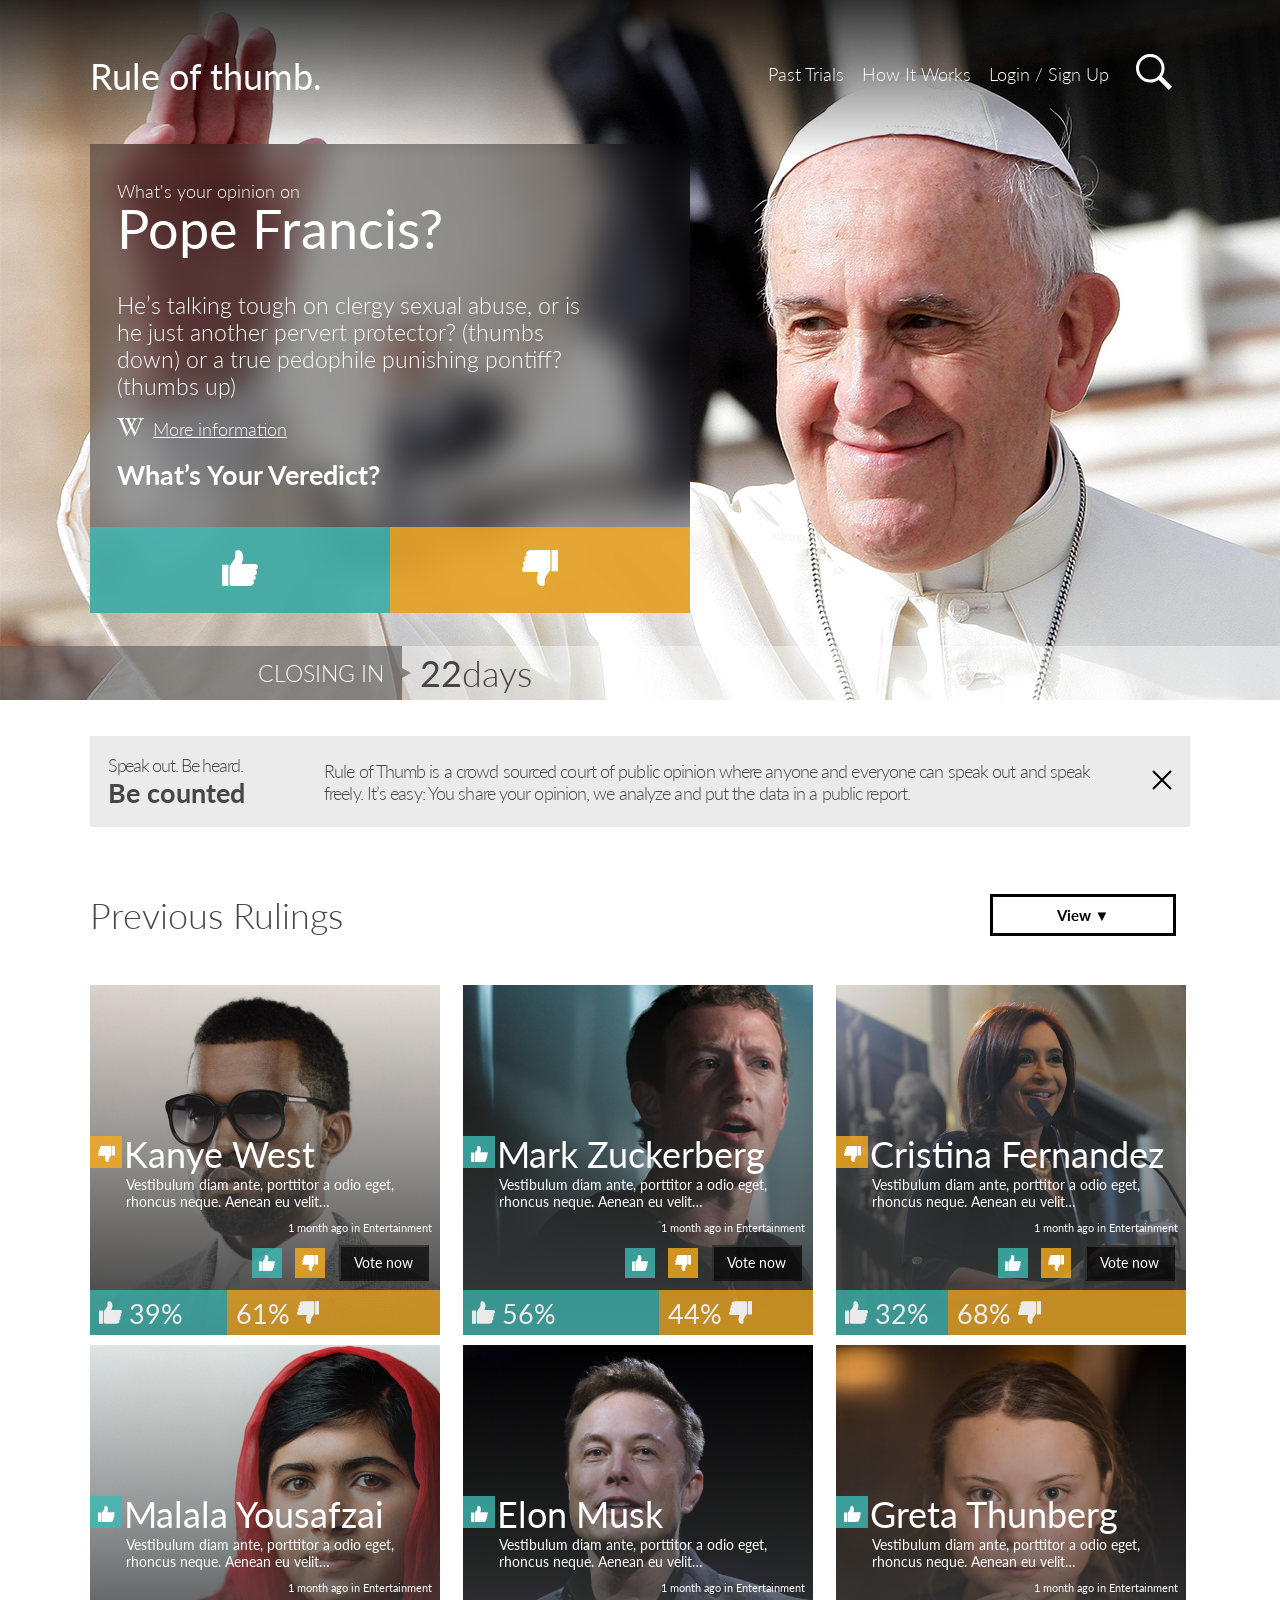
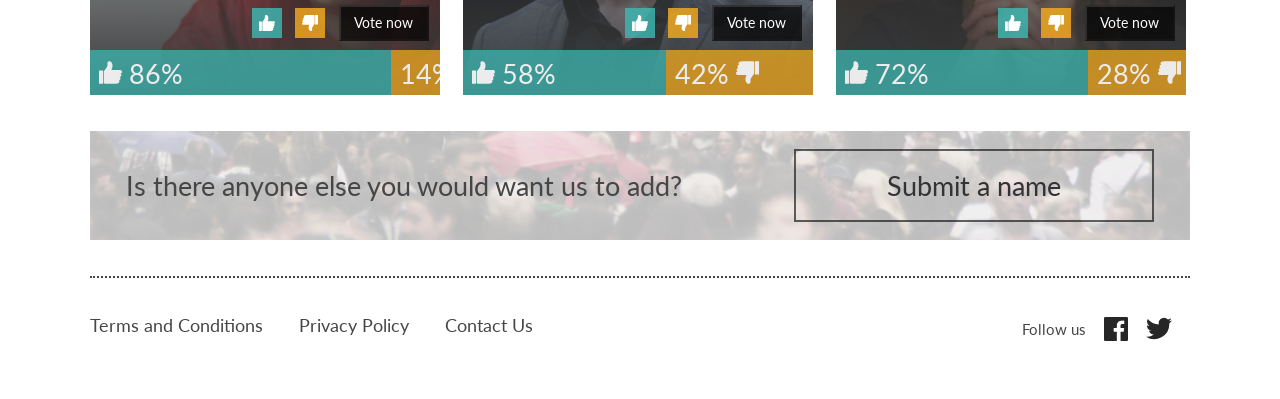
<file: index.html>
<!DOCTYPE html>
<html lang="en">
<head>
    <meta charset="UTF-8">
    <meta name="viewport" content="width=device-width, initial-scale=1.0">
    <meta http-equiv="X-UA-Compatible" content="ie=edge">
    <title>Rule of Thumb</title>
    <link href="https://fonts.googleapis.com/css?family=Lato:300,400,700&display=swap" rel="stylesheet">
    <link href="css/main.css" rel="stylesheet">
    <link rel="stylesheet" href="css/mobile.css" media="(max-width: 767px)">
    <link rel="stylesheet" href="/css/tablet-grid-view.css" media="(min-width: 768px)">
    <link rel="stylesheet" href="css/desktop-grid-view.css" media="(min-width: 1100px)">
    <link rel="stylesheet" href="css/tablet-list-view.css" media="(min-width: 768px)">
    <link rel="stylesheet" href="css/desktop-list-view.css" media="(min-width: 1100px)">
</head>
<body>
    <nav class="nav" role="navigation">
        <div class="max-centered">
            <h1 class="nav__logo">Rule of thumb.</h1>
            <button class="nav__hamburger icon-button" alt="Open Menu">
                <svg width="25" height="20" xmlns="http://www.w3.org/2000/svg"><path d="M0 0h25v4H0V0zm0 8h25v4H0V8zm0 8h25v4H0v-4z" fill="#FFF" fill-rule="nonzero"/></svg>
            </button>
            <ul class="nav__links">
                <li>
                    <a href="#">Past Trials</a>
                </li>
                <li>
                    <a href="#">How It Works</a>
                </li>
                <li>
                    <a href="#">Login / Sign Up</a>
                </li>
                <li>
                    <form action="javascript:void(0)">
                        <input class="nav__search-input" aria-label="search" type="text">
                        <button class="nav__search icon-button" alt="Search" type="submit">
                            <img src="assets/img/search.svg" alt="search">
                        </button>
                    </form>
                </li>
            </ul>
        </div>
    </nav>
    <header class="hero">
        <img
        class="hero__background"
        srcset="assets/img/pope-francis.png 750w, assets/img/pope-francis.@2x.png 1440w"
        sizes="(min-width: 750px) 1440px, 100vw"
        src="assets/img/pope-francis.png"
        alt="Pope Francis">
        <div class="max-centered">
            <div class="hero__featured-card">
                <div class="featured-card__glass-background"></div>
                <div class="featured-card__content">
                    <p class="featured-card__hairline">What's your opinion on</p>
                    <h2 class="featured-card__title">Pope Francis?</h2>
                    <p class="featured-card__desc">
                        He’s talking tough on clergy sexual abuse, or is he just another pervert protector? (thumbs down) or a true pedophile punishing pontiff? (thumbs up)
                    </p>
                    <p class="featured-card__more-info">
                        <a href="http://wikipedia.com">
                            <svg class="featured-card__more-info-icon" preserveAspectRatio xmlns="http://www.w3.org/2000/svg" viewBox="0 0 27 18"><path d="M27 .303c0 .1-.032.2-.09.28a.255.255 0 01-.2.125 2.46 2.46 0 00-1.453.602 5.676 5.676 0 00-1.166 1.952l-6.127 14.533c-.04.135-.152.203-.337.203a.374.374 0 01-.337-.203l-3.436-7.564-3.952 7.564a.374.374 0 01-.337.203.34.34 0 01-.349-.203L3.196 3.262a5.052 5.052 0 00-1.19-1.89A3.161 3.161 0 00.267.708.23.23 0 01.086.6.378.378 0 010 .355C0 .118.064 0 .192 0 .73 0 1.29.025 1.876.075c.544.053 1.056.078 1.536.078.49 0 1.067-.026 1.732-.078C5.839.025 6.456 0 6.994 0c.128 0 .192.118.192.355 0 .235-.04.352-.119.352a2.308 2.308 0 00-1.268.43c-.297.22-.47.581-.463.963.015.263.08.521.192.757l4.975 11.826 2.824-5.614-2.631-5.807A7.637 7.637 0 009.53 1.257a2.274 2.274 0 00-1.382-.55A.208.208 0 017.986.6a.4.4 0 01-.078-.245c0-.237.054-.355.168-.355.494-.002.987.023 1.477.075.46.054.92.08 1.382.078.48 0 .988-.026 1.525-.078C13.013.025 13.558 0 14.094 0c.128 0 .192.118.192.355 0 .235-.038.352-.119.352-1.073.078-1.61.399-1.61.963.047.414.174.814.373 1.175l1.74 3.72 1.732-3.403c.209-.37.333-.786.36-1.215 0-.775-.536-1.188-1.61-1.24-.097 0-.144-.117-.144-.352a.44.44 0 01.071-.24c.05-.077.098-.115.145-.115.385 0 .857.025 1.418.075.536.053.978.078 1.322.078a13.6 13.6 0 001.093-.065A16.806 16.806 0 0120.584 0c.095 0 .142.1.142.303 0 .27-.088.405-.263.405-.54.036-1.061.224-1.508.544a6.937 6.937 0 00-1.423 2.01l-2.308 4.492 3.125 6.702 4.614-11.294c.149-.36.23-.745.24-1.137 0-.828-.537-1.267-1.61-1.317-.097 0-.145-.118-.145-.353 0-.237.071-.355.216-.355.392 0 .857.025 1.394.075.496.053.914.078 1.25.078.409-.003.818-.03 1.224-.078.483-.05.915-.075 1.3-.075.111 0 .168.1.168.303z" fill="#FFF" fill-rule="nonzero"/></svg>More information
                        </a>
                    </p>
                    <p class="featured-card__cta">
                        What’s Your Veredict?
                    </p>
                    <div class="featured-card__buttons">
                        <button class="icon-button" aria-label="thumbs up">
                            <img src="assets/img/thumbs-up.svg" alt="thumbs up" />
                        </button>
                        <button class="icon-button" aria-label="thumbs down">
                            <img src="assets/img/thumbs-down.svg" alt="thumbs down" />
                        </button>
                    </div>
                </div>
            </div>
        </div>
        <div class="hero__closing-gauge">
            <div class="closing-gauge__left">
                <span class="closing-gauge__title">closing in</span>
            </div>
            <div class="closing-gauge__right">
                <span class="closing-gauge__number">22</span>
                <span class="closing-gauge__desc">days</span>
            </div>
        </div>
    </header>
    <div class="max-centered">
        <aside class="banner banner-top" role="doc-tip" aria-label="Speak Out">
            <div class="banner__left">
                <span class="banner__hairline">Speak out. Be heard.</span>
                <span class="banner__title">Be counted</span>
            </div>
            <div class="banner__right">
                <p class="banner__text">
                    Rule of Thumb is a crowd sourced court of public opinion where anyone and everyone can speak out and speak freely. It’s easy: You share your opinion, we analyze and put the data in a public report.
                </p>
            </div>
            <button class="icon-button" aria-label="close">
                <svg width="20" height="20" xmlns="http://www.w3.org/2000/svg"><g stroke="#000" stroke-width="2" fill="none" fill-rule="evenodd"><path d="M1 19L19 1M1 1l18 18"/></g></svg>
            </button>
        </aside>

        <main role="main">
            <!-- Start: Implementation -->
            <section class="previous-rulings">
                <!-- Title and custom select menu-->
                <div class="previous-rulings__header">
                    <h2 class="previous-rulings--title">Previous Rulings</h2>
                    <di class="custom-select">
                        <div class="view-button">
                            <h5>View &#9660;</h5>
                        </div>

                        <ul class="view-selection">
                            <li>
                                <button class="list-button" onclick="listView()">List</button>
                            </li>
                            <li>
                                <button class="grid-button" onclick="gridView()">Grid</button>
                            </li>
                        </ul>
                    </di>
                </div>
                <!-- Cards container -->
                <div class="grid-view">
                    <section class="previous-rulings-main-container">
                    <!-- Cards -->
                        <!-- Kanye West -->
                        <div id="kanye" class="previous-rulings__voting-card">
                            <div class="voting-card__background"></div>
                            <!-- text and buttons content -->
                            <div class="voting-card__content">
                                <div class="voting-card__title">
                                    <div class="icon-button kanye-single-icon" aria-label="thumbs down">
                                        <img id="kanye-single-img" src="assets/img/thumbs-down.svg" alt="thumbs down" />
                                    </div>
                                    <div>
                                        <h3>Kanye West</h3>
                                    </div>
                                </div>
                                <p class="voting-card__desc">
                                    Vestibulum diam ante, porttitor a odio eget, rhoncus neque. Aenean eu velit…
                                </p>
                                <p id="kanye-voting-card__time-info" class="voting-card__time-info">
                                    1 month ago in Entertainment
                                </p>
                                <p id="kanye-thanks-for-your-vote" class="voting-card__time-info" style="display: none;">
                                    Thanks for your vote!
                                </p>
                                <!-- Voting buttons -->
                                <div class="voting-card__buttons">
                                    <button id="up-kanye" onclick="preVote(this.id)" class="icon-button" aria-label="thumbs up" >
                                        <img src="assets/img/thumbs-up.svg" alt="thumbs up" />
                                    </button>
                                    <button id="do-kanye" onclick="preVote(this.id)" class="icon-button" aria-label="thumbs down">
                                        <img src="assets/img/thumbs-down.svg" alt="thumbs down" />
                                    </button>
                                    <button id="kanye-vote" onclick="vote(this.id)" class="vote-button" aria-label="Vote now" type="button" disabled>
                                        Vote now
                                    </button>
                                    <button id="kanye-vote-again" onclick="voteAgain(this.id)" style="display: none; margin-left: 7rem;" class="vote-button" aria-label="Vote now">
                                        Vote again
                                    </button>
                                </div>
                            </div>
                            <!-- Gauge bar -->
                            <div class="gauge-bar">
                                <div class="gauge-bar-left kanye-gauge-bar-left" aria-label="thumbs up">
                                    <img src="assets/img/thumbs-up.svg" alt="thumbs up" />
                                    <h4 class="kanye-left-h4">50%</h4>
                                </div>
                                <div class="gauge-bar-right kanye-gauge-bar-right" aria-label="thumbs down">
                                    <h4 class="kanye-right-h4">50%</h4>
                                    <img src="assets/img/thumbs-down.svg" alt="thumbs down" />
                                </div>
                            </div>
                        </div>
                        <!-- Mark Zuckerberg -->
                        <div id="mark" class="previous-rulings__voting-card">
                            <div class="voting-card__background"></div>
                            <!-- text and buttons content -->
                            <div class="voting-card__content">
                                <div class="voting-card__title">
                                    <div  class="icon-button mark-single-icon" aria-label="thumbs down">
                                        <img id="mark-single-img" src="assets/img/thumbs-down.svg" alt="thumbs down" />
                                    </div>
                                    <div>
                                        <h3>Mark Zuckerberg</h3>
                                    </div>
                                </div>
                                <p class="voting-card__desc">
                                    Vestibulum diam ante, porttitor a odio eget, rhoncus neque. Aenean eu velit…
                                </p>
                                <p id="mark-voting-card__time-info" class="voting-card__time-info">
                                    1 month ago in Entertainment
                                </p>
                                <p id="mark-thanks-for-your-vote" class="voting-card__time-info" style="display: none;">
                                    Thanks for your vote!
                                </p>
                                <!-- Voting buttons -->
                                <div class="voting-card__buttons">
                                    <button id="up-mark" onclick="preVote(this.id)" class="icon-button" aria-label="thumbs up">
                                        <img src="assets/img/thumbs-up.svg" alt="thumbs up" />
                                    </button>
                                    <button id="do-mark" onclick="preVote(this.id)" class="icon-button" aria-label="thumbs down">
                                        <img src="assets/img/thumbs-down.svg" alt="thumbs down" />
                                    </button>
                                    <button id="mark-vote" onclick="vote(this.id)" class="vote-button" aria-label="Vote now" type="button"
                                        disabled>
                                        Vote now
                                    </button>
                                    <button id="mark-vote-again" onclick="voteAgain(this.id)" style="display: none; margin-left: 7rem;"
                                        class="vote-button" aria-label="Vote now">
                                        Vote again
                                    </button>
                                </div>
                            </div>
                            <!-- Gauge bar -->
                            <div class="gauge-bar">
                                <div class="gauge-bar-left mark-gauge-bar-left" aria-label="thumbs up">
                                    <img src="assets/img/thumbs-up.svg" alt="thumbs up" />
                                    <h4 class="mark-left-h4">50%</h4>
                                </div>
                                <div class="gauge-bar-right mark-gauge-bar-right" aria-label="thumbs down">
                                    <h4 class="mark-right-h4">50%</h4>
                                    <img src="assets/img/thumbs-down.svg" alt="thumbs down" />
                                </div>
                            </div>
                        </div>
                        <!-- Cristina Fernandez -->
                        <div id="cristina" class="previous-rulings__voting-card">
                            <div class="voting-card__background"></div>
                            <!-- text and buttons content -->
                            <div class="voting-card__content">
                                <div class="voting-card__title">
                                    <div class="icon-button cristina-single-icon" aria-label="thumbs down">
                                        <img id="cristina-single-img" src="assets/img/thumbs-down.svg" alt="thumbs down" />
                                    </div>
                                    <div>
                                        <h3>Cristina Fernandez</h3>
                                    </div>
                                </div>
                                <p class="voting-card__desc">
                                    Vestibulum diam ante, porttitor a odio eget, rhoncus neque. Aenean eu velit…
                                </p>
                                <p id="cristina-voting-card__time-info" class="voting-card__time-info">
                                    1 month ago in Entertainment
                                </p>
                                <p id="cristina-thanks-for-your-vote" class="voting-card__time-info" style="display: none;">
                                    Thanks for your vote!
                                </p>
                                <!-- Voting buttons -->
                                <div class="voting-card__buttons">
                                    <button id="up-cristina" onclick="preVote(this.id)" class="icon-button" aria-label="thumbs up">
                                        <img src="assets/img/thumbs-up.svg" alt="thumbs up" />
                                    </button>
                                    <button id="do-cristina" onclick="preVote(this.id)" class="icon-button" aria-label="thumbs down">
                                        <img src="assets/img/thumbs-down.svg" alt="thumbs down" />
                                    </button>
                                    <button id="cristina-vote" onclick="vote(this.id)" class="vote-button" aria-label="Vote now" type="button"
                                        disabled>
                                        Vote now
                                    </button>
                                    <button id="cristina-vote-again" onclick="voteAgain(this.id)" style="display: none; margin-left: 7rem;"
                                        class="vote-button" aria-label="Vote now">
                                        Vote again
                                    </button>
                                </div>
                            </div>
                            <!-- Gauge bar -->
                            <div class="gauge-bar">
                                <div class="gauge-bar-left cristina-gauge-bar-left" aria-label="thumbs up">
                                    <img src="assets/img/thumbs-up.svg" alt="thumbs up" />
                                    <h4 class="cristina-left-h4">50%</h4>
                                </div>
                                <div class="gauge-bar-right cristina-gauge-bar-right" aria-label="thumbs down">
                                    <h4 class="cristina-right-h4">50%</h4>
                                    <img src="assets/img/thumbs-down.svg" alt="thumbs down" />
                                </div>
                            </div>
                        </div>
                        <!-- Malala Yousafzai -->
                        <div id="malala" class="previous-rulings__voting-card">
                            <div class="voting-card__background"></div>
                            <!-- text and buttons content -->
                            <div class="voting-card__content">
                                <div class="voting-card__title">
                                    <div  class="icon-button malala-single-icon" aria-label="thumbs down">
                                        <img id="malala-single-img" src="assets/img/thumbs-down.svg" alt="thumbs down" />
                                    </div>
                                    <div>
                                        <h3>Malala Yousafzai</h3>
                                    </div>
                                </div>
                                <p class="voting-card__desc">
                                    Vestibulum diam ante, porttitor a odio eget, rhoncus neque. Aenean eu velit…
                                </p>
                                <p id="malala-voting-card__time-info" class="voting-card__time-info">
                                    1 month ago in Entertainment
                                </p>
                                <p id="malala-thanks-for-your-vote" class="voting-card__time-info" style="display: none;">
                                    Thanks for your vote!
                                </p>
                                <!-- Voting buttons -->
                                <div class="voting-card__buttons">
                                    <button id="up-malala" onclick="preVote(this.id)" class="icon-button" aria-label="thumbs up">
                                        <img src="assets/img/thumbs-up.svg" alt="thumbs up" />
                                    </button>
                                    <button id="do-malala" onclick="preVote(this.id)" class="icon-button" aria-label="thumbs down">
                                        <img src="assets/img/thumbs-down.svg" alt="thumbs down" />
                                    </button>
                                    <button id="malala-vote" onclick="vote(this.id)" class="vote-button" aria-label="Vote now" type="button"
                                        disabled>
                                        Vote now
                                    </button>
                                    <button id="malala-vote-again" onclick="voteAgain(this.id)" style="display: none; margin-left: 7rem;"
                                        class="vote-button" aria-label="Vote now">
                                        Vote again
                                    </button>
                                </div>
                            </div>
                            <!-- Gauge bar -->
                            <div class="gauge-bar">
                                <div class="gauge-bar-left malala-gauge-bar-left" aria-label="thumbs up">
                                    <img src="assets/img/thumbs-up.svg" alt="thumbs up" />
                                    <h4 class="malala-left-h4">50%</h4>
                                </div>
                                <div class="gauge-bar-right malala-gauge-bar-right" aria-label="thumbs down">
                                    <h4 class="malala-right-h4">50%</h4>
                                    <img src="assets/img/thumbs-down.svg" alt="thumbs down" />
                                </div>
                            </div>
                        </div>
                        <!-- Elon Musk -->
                        <div id="elon" class="previous-rulings__voting-card">
                            <div class="voting-card__background"></div>
                            <!-- text and buttons content -->
                            <div class="voting-card__content">
                                <div class="voting-card__title">
                                    <div class="icon-button elon-single-icon" aria-label="thumbs down">
                                        <img id="elon-single-img" src="assets/img/thumbs-down.svg" alt="thumbs down" />
                                    </div>
                                    <div>
                                        <h3>Elon Musk</h3>
                                    </div>
                                </div>
                                <p class="voting-card__desc">
                                    Vestibulum diam ante, porttitor a odio eget, rhoncus neque. Aenean eu velit…
                                </p>
                                <p id="elon-voting-card__time-info" class="voting-card__time-info">
                                    1 month ago in Entertainment
                                </p>
                                <p id="elon-thanks-for-your-vote" class="voting-card__time-info" style="display: none;">
                                    Thanks for your vote!
                                </p>
                                <!-- Voting buttons -->
                                <div class="voting-card__buttons">
                                    <button id="up-elon" onclick="preVote(this.id)" class="icon-button" aria-label="thumbs up">
                                        <img src="assets/img/thumbs-up.svg" alt="thumbs up" />
                                    </button>
                                    <button id="do-elon" onclick="preVote(this.id)" class="icon-button" aria-label="thumbs down">
                                        <img src="assets/img/thumbs-down.svg" alt="thumbs down" />
                                    </button>
                                    <button id="elon-vote" onclick="vote(this.id)" class="vote-button" aria-label="Vote now" type="button"
                                        disabled>
                                        Vote now
                                    </button>
                                    <button id="elon-vote-again" onclick="voteAgain(this.id)" style="display: none; margin-left: 7rem;"
                                        class="vote-button" aria-label="Vote now">
                                        Vote again
                                    </button>
                                </div>
                            </div>
                            <!-- Gauge bar -->
                            <div class="gauge-bar">
                                <div class="gauge-bar-left elon-gauge-bar-left" aria-label="thumbs up">
                                    <img src="assets/img/thumbs-up.svg" alt="thumbs up" />
                                    <h4 class="elon-left-h4">50%</h4>
                                </div>
                                <div class="gauge-bar-right elon-gauge-bar-right" aria-label="thumbs down">
                                    <h4 class="elon-right-h4">50%</h4>
                                    <img src="assets/img/thumbs-down.svg" alt="thumbs down" />
                                </div>
                            </div>
                        </div>
                        <!-- Greta Thunberg -->
                        <div id="greta" class="previous-rulings__voting-card">
                            <div class="voting-card__background"></div>
                            <!-- text and buttons content -->
                            <div class="voting-card__content">
                                <div class="voting-card__title">
                                    <div class="icon-button greta-single-icon" aria-label="thumbs down">
                                        <img id="greta-single-img"src="assets/img/thumbs-down.svg" alt="thumbs down" />
                                    </div>
                                    <div>
                                        <h3>Greta Thunberg</h3>
                                    </div>
                                </div>
                                <p class="voting-card__desc">
                                    Vestibulum diam ante, porttitor a odio eget, rhoncus neque. Aenean eu velit…
                                </p>
                                <p id="greta-voting-card__time-info" class="voting-card__time-info">
                                    1 month ago in Entertainment
                                </p>
                                <p id="greta-thanks-for-your-vote" class="voting-card__time-info" style="display: none;">
                                    Thanks for your vote!
                                </p>
                                <!-- Voting buttons -->
                                <div class="voting-card__buttons">
                                    <button id="up-greta" onclick="preVote(this.id)" class="icon-button" aria-label="thumbs up">
                                        <img src="assets/img/thumbs-up.svg" alt="thumbs up" />
                                    </button>
                                    <button id="do-greta" onclick="preVote(this.id)" class="icon-button" aria-label="thumbs down">
                                        <img src="assets/img/thumbs-down.svg" alt="thumbs down" />
                                    </button>
                                    <button id="greta-vote" onclick="vote(this.id)" class="vote-button" aria-label="Vote now" type="button"
                                        disabled>
                                        Vote now
                                    </button>
                                    <button id="greta-vote-again" onclick="voteAgain(this.id)" style="display: none; margin-left: 7rem;"
                                        class="vote-button" aria-label="Vote now">
                                        Vote again
                                    </button>
                                </div>
                            </div>
                            <!-- Gauge bar -->
                            <div class="gauge-bar">
                                <div class="gauge-bar-left greta-gauge-bar-left" aria-label="thumbs up">
                                    <img src="assets/img/thumbs-up.svg" alt="thumbs up" />
                                    <h4 class="greta-left-h4">50%</h4>
                                </div>
                                <div class="gauge-bar-right greta-gauge-bar-right" aria-label="thumbs down">
                                    <h4 class="greta-right-h4">50%</h4>
                                    <img src="assets/img/thumbs-down.svg" alt="thumbs down" />
                                </div>
                            </div>
                        </div>
                    </section>
                </div>
                <div class="list-view">
                    <section class="list-previous-rulings-main-container">
                    <!-- Cards -->
                        <!-- Kanye West -->
                        <div id="kanye_list" class="list-previous-rulings__voting-card">
                            <div class="voting-card__background"></div>
                            <!-- text and buttons content -->
                            <div class="list-voting-card__content">
                                <!-- Single icon -->
                                <div class="list-icon-button kanye-single-icon" aria-label="thumbs down">
                                    <img id="kanye-single-img-list" src="assets/img/thumbs-down.svg" alt="thumbs down" />
                                </div>
                                <!-- Title and description -->
                                <div class="list-voting-card__title">
                                    <h3>Kanye West</h3>
                                    <p class="list-voting-card__desc">
                                        Vestibulum diam ante, porttitor a odio eget, rhoncus neque. Aenean eu velit…
                                    </p>
                                </div>
                                <!-- Voting buttons -->
                                <div class="list-voting-card__time-buttons">
                                    <p id="kanye-voting-card__time-info-list" class="list-voting-card__time-info">
                                        1 month ago in Entertainment
                                    </p>
                                    <p id="kanye-thanks-for-your-vote-list" class="list-voting-card__time-info" style="display: none;">
                                        Thanks for your vote!
                                    </p>
                                    <div class="list-voting-card__buttons">
                                        <button id="list-up-kanye" onclick="preVoteListView(this.id)" class="list-icon-button" aria-label="thumbs up">
                                            <img src="assets/img/thumbs-up.svg" alt="thumbs up" />
                                        </button>
                                        <button id="list-do-kanye" onclick="preVoteListView(this.id)" class="list-icon-button" aria-label="thumbs down">
                                            <img src="assets/img/thumbs-down.svg" alt="thumbs down" />
                                        </button>
                                        <button id="kanye-vote-list" onclick="voteListView(this.id)" class="list-vote-button" aria-label="Vote now"
                                            type="button" disabled>
                                            Vote now
                                        </button>
                                        <button id="kanye-vote-again-list" onclick="voteAgainListView(this.id)" style="display: none; margin-left: 7rem;"
                                            class="list-vote-button" aria-label="Vote now">
                                            Vote again
                                        </button>
                                    </div>
                                </div>
                            </div>
                            <!-- Gauge bar -->
                            <div id="kanye-list-gauge-bar" class="list-gauge-bar">
                                <div class="list-gauge-bar-left kanye-gauge-bar-left" aria-label="thumbs up">
                                    <img src="assets/img/thumbs-up.svg" alt="thumbs up" />
                                    <h4 class="kanye-left-h4">50%</h4>
                                </div>
                                <div class="list-gauge-bar-right kanye-gauge-bar-right" aria-label="thumbs down">
                                    <h4 class="kanye-right-h4">50%</h4>
                                    <img src="assets/img/thumbs-down.svg" alt="thumbs down" />
                                </div>
                            </div>
                        </div>
                        <!-- Mark Zuckerberg -->
                        <div id="mark_list" class="list-previous-rulings__voting-card">
                            <div class="voting-card__background"></div>
                            <!-- text and buttons content -->
                            <div class="list-voting-card__content">
                                <!-- Single icon -->
                                <div class="list-icon-button mark-single-icon" aria-label="thumbs down">
                                    <img id="mark-single-img-list" src="assets/img/thumbs-down.svg" alt="thumbs down" />
                                </div>
                                <!-- Title and description -->
                                <div class="list-voting-card__title">
                                    <h3>Mark Zuckerberg</h3>
                                    <p class="list-voting-card__desc">
                                        Vestibulum diam ante, porttitor a odio eget, rhoncus neque. Aenean eu velit…
                                    </p>
                                </div>
                                <!-- Voting buttons -->
                                <div class="list-voting-card__time-buttons">
                                    <p id="mark-voting-card__time-info-list" class="list-voting-card__time-info">
                                        1 month ago in Entertainment
                                    </p>
                                    <p id="mark-thanks-for-your-vote-list" class="list-voting-card__time-info" style="display: none;">
                                        Thanks for your vote!
                                    </p>
                                    <div class="list-voting-card__buttons">
                                        <button id="list-up-mark" onclick="preVoteListView(this.id)" class="list-icon-button"
                                            aria-label="thumbs up">
                                            <img src="assets/img/thumbs-up.svg" alt="thumbs up" />
                                        </button>
                                        <button id="list-do-mark" onclick="preVoteListView(this.id)" class="list-icon-button"
                                            aria-label="thumbs down">
                                            <img src="assets/img/thumbs-down.svg" alt="thumbs down" />
                                        </button>
                                        <button id="mark-vote-list" onclick="voteListView(this.id)" class="list-vote-button"
                                            aria-label="Vote now" type="button" disabled>
                                            Vote now
                                        </button>
                                        <button id="mark-vote-again-list" onclick="voteAgainListView(this.id)"
                                            style="display: none; margin-left: 7rem;" class="list-vote-button" aria-label="Vote now">
                                            Vote again
                                        </button>
                                    </div>
                                </div>
                            </div>
                            <!-- Gauge bar -->
                            <div id="mark-list-gauge-bar" class="list-gauge-bar">
                                <div class="list-gauge-bar-left mark-gauge-bar-left" aria-label="thumbs up">
                                    <img src="assets/img/thumbs-up.svg" alt="thumbs up" />
                                    <h4 class="mark-left-h4">50%</h4>
                                </div>
                                <div class="list-gauge-bar-right mark-gauge-bar-right" aria-label="thumbs down">
                                    <h4 class="mark-right-h4">50%</h4>
                                    <img src="assets/img/thumbs-down.svg" alt="thumbs down" />
                                </div>
                            </div>
                        </div>
                        <!-- Cristina Fernandez -->
                        <div id="cristina_list" class="list-previous-rulings__voting-card">
                            <div class="voting-card__background"></div>
                            <!-- text and buttons content -->
                            <div class="list-voting-card__content">
                                <!-- Single icon -->
                                <div class="list-icon-button cristina-single-icon" aria-label="thumbs down">
                                    <img id="cristina-single-img-list" src="assets/img/thumbs-down.svg" alt="thumbs down" />
                                </div>
                                <!-- Title and description -->
                                <div class="list-voting-card__title">
                                    <h3>Cristina Fernandez</h3>
                                    <p class="list-voting-card__desc">
                                        Vestibulum diam ante, porttitor a odio eget, rhoncus neque. Aenean eu velit…
                                    </p>
                                </div>
                                <!-- Voting buttons -->
                                <div class="list-voting-card__time-buttons">
                                    <p id="cristina-voting-card__time-info-list" class="list-voting-card__time-info">
                                        1 month ago in Entertainment
                                    </p>
                                    <p id="cristina-thanks-for-your-vote-list" class="list-voting-card__time-info" style="display: none;">
                                        Thanks for your vote!
                                    </p>
                                    <div class="list-voting-card__buttons">
                                        <button id="list-up-cristina" onclick="preVoteListView(this.id)" class="list-icon-button"
                                            aria-label="thumbs up">
                                            <img src="assets/img/thumbs-up.svg" alt="thumbs up" />
                                        </button>
                                        <button id="list-do-cristina" onclick="preVoteListView(this.id)" class="list-icon-button"
                                            aria-label="thumbs down">
                                            <img src="assets/img/thumbs-down.svg" alt="thumbs down" />
                                        </button>
                                        <button id="cristina-vote-list" onclick="voteListView(this.id)" class="list-vote-button"
                                            aria-label="Vote now" type="button" disabled>
                                            Vote now
                                        </button>
                                        <button id="cristina-vote-again-list" onclick="voteAgainListView(this.id)"
                                            style="display: none; margin-left: 7rem;" class="list-vote-button" aria-label="Vote now">
                                            Vote again
                                        </button>
                                    </div>
                                </div>
                            </div>
                            <!-- Gauge bar -->
                            <div id="cristina-list-gauge-bar" class="list-gauge-bar">
                                <div class="list-gauge-bar-left cristina-gauge-bar-left" aria-label="thumbs up">
                                    <img src="assets/img/thumbs-up.svg" alt="thumbs up" />
                                    <h4 class="cristina-left-h4">50%</h4>
                                </div>
                                <div class="list-gauge-bar-right cristina-gauge-bar-right" aria-label="thumbs down">
                                    <h4 class="cristina-right-h4">50%</h4>
                                    <img src="assets/img/thumbs-down.svg" alt="thumbs down" />
                                </div>
                            </div>
                        </div>
                        <!-- Malala Yousafzai -->
                        <div id="malala_list" class="list-previous-rulings__voting-card">
                            <div class="voting-card__background"></div>
                            <!-- text and buttons content -->
                            <div class="list-voting-card__content">
                                <!-- Single icon -->
                                <div class="list-icon-button malala-single-icon" aria-label="thumbs down">
                                    <img id="malala-single-img-list" src="assets/img/thumbs-down.svg" alt="thumbs down" />
                                </div>
                                <!-- Title and description -->
                                <div class="list-voting-card__title">
                                    <h3>Malala Yousafzai</h3>
                                    <p class="list-voting-card__desc">
                                        Vestibulum diam ante, porttitor a odio eget, rhoncus neque. Aenean eu velit…
                                    </p>
                                </div>
                                <!-- Voting buttons -->
                                <div class="list-voting-card__time-buttons">
                                    <p id="malala-voting-card__time-info-list" class="list-voting-card__time-info">
                                        1 month ago in Entertainment
                                    </p>
                                    <p id="malala-thanks-for-your-vote-list" class="list-voting-card__time-info" style="display: none;">
                                        Thanks for your vote!
                                    </p>
                                    <div class="list-voting-card__buttons">
                                        <button id="list-up-malala" onclick="preVoteListView(this.id)" class="list-icon-button"
                                            aria-label="thumbs up">
                                            <img src="assets/img/thumbs-up.svg" alt="thumbs up" />
                                        </button>
                                        <button id="list-do-malala" onclick="preVoteListView(this.id)" class="list-icon-button"
                                            aria-label="thumbs down">
                                            <img src="assets/img/thumbs-down.svg" alt="thumbs down" />
                                        </button>
                                        <button id="malala-vote-list" onclick="voteListView(this.id)" class="list-vote-button"
                                            aria-label="Vote now" type="button" disabled>
                                            Vote now
                                        </button>
                                        <button id="malala-vote-again-list" onclick="voteAgainListView(this.id)"
                                            style="display: none; margin-left: 7rem;" class="list-vote-button" aria-label="Vote now">
                                            Vote again
                                        </button>
                                    </div>
                                </div>
                            </div>
                            <!-- Gauge bar -->
                            <div id="malala-list-gauge-bar" class="list-gauge-bar">
                                <div class="list-gauge-bar-left malala-gauge-bar-left" aria-label="thumbs up">
                                    <img src="assets/img/thumbs-up.svg" alt="thumbs up" />
                                    <h4 class="malala-left-h4">50%</h4>
                                </div>
                                <div class="list-gauge-bar-right malala-gauge-bar-right" aria-label="thumbs down">
                                    <h4 class="malala-right-h4">50%</h4>
                                    <img src="assets/img/thumbs-down.svg" alt="thumbs down" />
                                </div>
                            </div>
                        </div>
                        <!-- Elon Musk -->
                        <div id="elon_list" class="list-previous-rulings__voting-card">
                            <div class="voting-card__background"></div>
                            <!-- text and buttons content -->
                            <div class="list-voting-card__content">
                                <!-- Single icon -->
                                <div class="list-icon-button elon-single-icon" aria-label="thumbs down">
                                    <img id="elon-single-img-list" src="assets/img/thumbs-down.svg" alt="thumbs down" />
                                </div>
                                <!-- Title and description -->
                                <div class="list-voting-card__title">
                                    <h3>Elon Musk</h3>
                                    <p class="list-voting-card__desc">
                                        Vestibulum diam ante, porttitor a odio eget, rhoncus neque. Aenean eu velit…
                                    </p>
                                </div>
                                <!-- Voting buttons -->
                                <div class="list-voting-card__time-buttons">
                                    <p id="elon-voting-card__time-info-list" class="list-voting-card__time-info">
                                        1 month ago in Entertainment
                                    </p>
                                    <p id="elon-thanks-for-your-vote-list" class="list-voting-card__time-info" style="display: none;">
                                        Thanks for your vote!
                                    </p>
                                    <div class="list-voting-card__buttons">
                                        <button id="list-up-elon" onclick="preVoteListView(this.id)" class="list-icon-button"
                                            aria-label="thumbs up">
                                            <img src="assets/img/thumbs-up.svg" alt="thumbs up" />
                                        </button>
                                        <button id="list-do-elon" onclick="preVoteListView(this.id)" class="list-icon-button"
                                            aria-label="thumbs down">
                                            <img src="assets/img/thumbs-down.svg" alt="thumbs down" />
                                        </button>
                                        <button id="elon-vote-list" onclick="voteListView(this.id)" class="list-vote-button"
                                            aria-label="Vote now" type="button" disabled>
                                            Vote now
                                        </button>
                                        <button id="elon-vote-again-list" onclick="voteAgainListView(this.id)"
                                            style="display: none; margin-left: 7rem;" class="list-vote-button" aria-label="Vote now">
                                            Vote again
                                        </button>
                                    </div>
                                </div>
                            </div>
                            <!-- Gauge bar -->
                            <div id="elon-list-gauge-bar" class="list-gauge-bar">
                                <div class="list-gauge-bar-left elon-gauge-bar-left" aria-label="thumbs up">
                                    <img src="assets/img/thumbs-up.svg" alt="thumbs up" />
                                    <h4 class="elon-left-h4">50%</h4>
                                </div>
                                <div class="list-gauge-bar-right elon-gauge-bar-right" aria-label="thumbs down">
                                    <h4 class="elon-right-h4">50%</h4>
                                    <img src="assets/img/thumbs-down.svg" alt="thumbs down" />
                                </div>
                            </div>
                        </div>
                        <!-- Greta Thunberg -->
                        <div id="greta_list" class="list-previous-rulings__voting-card">
                            <div class="voting-card__background"></div>
                            <!-- text and buttons content -->
                            <div class="list-voting-card__content">
                                <!-- Single icon -->
                                <div class="list-icon-button greta-single-icon" aria-label="thumbs down">
                                    <img id="greta-single-img-list" src="assets/img/thumbs-down.svg" alt="thumbs down" />
                                </div>
                                <!-- Title and description -->
                                <div class="list-voting-card__title">
                                    <h3>Greta Thunberg</h3>
                                    <p class="list-voting-card__desc">
                                        Vestibulum diam ante, porttitor a odio eget, rhoncus neque. Aenean eu velit…
                                    </p>
                                </div>
                                <!-- Voting buttons -->
                                <div class="list-voting-card__time-buttons">
                                    <p id="greta-voting-card__time-info-list" class="list-voting-card__time-info">
                                        1 month ago in Entertainment
                                    </p>
                                    <p id="greta-thanks-for-your-vote-list" class="list-voting-card__time-info" style="display: none;">
                                        Thanks for your vote!
                                    </p>
                                    <div class="list-voting-card__buttons">
                                        <button id="list-up-greta" onclick="preVoteListView(this.id)" class="list-icon-button"
                                            aria-label="thumbs up">
                                            <img src="assets/img/thumbs-up.svg" alt="thumbs up" />
                                        </button>
                                        <button id="list-do-greta" onclick="preVoteListView(this.id)" class="list-icon-button"
                                            aria-label="thumbs down">
                                            <img src="assets/img/thumbs-down.svg" alt="thumbs down" />
                                        </button>
                                        <button id="greta-vote-list" onclick="voteListView(this.id)" class="list-vote-button"
                                            aria-label="Vote now" type="button" disabled>
                                            Vote now
                                        </button>
                                        <button id="greta-vote-again-list" onclick="voteAgainListView(this.id)"
                                            style="display: none; margin-left: 7rem;" class="list-vote-button" aria-label="Vote now">
                                            Vote again
                                        </button>
                                    </div>
                                </div>
                            </div>
                            <!-- Gauge bar -->
                            <div id="greta-list-gauge-bar" class="list-gauge-bar">
                                <div class="list-gauge-bar-left greta-gauge-bar-left" aria-label="thumbs up">
                                    <img src="assets/img/thumbs-up.svg" alt="thumbs up" />
                                    <h4 class="greta-left-h4">50%</h4>
                                </div>
                                <div class="list-gauge-bar-right greta-gauge-bar-right" aria-label="thumbs down">
                                    <h4 class="greta-right-h4">50%</h4>
                                    <img src="assets/img/thumbs-down.svg" alt="thumbs down" />
                                </div>
                            </div>
                        </div>
                    </section>
                </div>
            </section>
            <!-- End: Implementation -->
        </main>
        <aside class="banner banner-bottom" role="doc-tip" aria-label="Submit a name">
            <img
            srcset="assets/img/bg-people.png 750w, assets/img/bg-people.@2x.png 1440w"
            sizes="(min-width: 750px) 1440px, 100vw"
                class="banner__background" src="assets/img/bg-people.png"
                alt=""
                role="none">
                <div class="banner__left">
                    <h2 class="banner__heading">Is there anyone else you would want us to add?</h2>
                </div>
                <div class="banner__right">
                    <button class="banner__cta">
                        Submit a name
                    </button>
                </div>
            </aside>
            <hr role="separator">
            <footer class="footer">
                <div class="footer__links">
                    <ul>
                        <li>
                            <a href="#">Terms and Conditions</a>
                        </li>
                        <li>
                            <a href="#">Privacy Policy</a>
                        </li>
                        <li>
                            <a href="#">Contact Us</a>
                        </li>
                    </ul>
                </div>
                <div class="footer__social">
                    <span>Follow us</span>
                    <ul>
                        <li>
                            <a href="#">
                                <svg width="24" height="24" xmlns="http://www.w3.org/2000/svg"><path d="M24 1.325v21.35c0 .732-.593 1.325-1.325 1.325H16.56v-9.294h3.12l.467-3.622H16.56V8.771c0-1.048.292-1.763 1.796-1.763h1.918v-3.24a25.663 25.663 0 00-2.795-.143c-2.766 0-4.659 1.688-4.659 4.788v2.671H9.691v3.622h3.128V24H1.325A1.325 1.325 0 010 22.676V1.325A1.325 1.325 0 011.325 0h21.35A1.325 1.325 0 0124 1.325z" fill="#262626" fill-rule="nonzero"/></svg>
                            </a>
                        </li>
                        <li>
                            <a href="#">
                                <svg width="26" height="23" xmlns="http://www.w3.org/2000/svg"><path d="M23.329 6.204c.01.23.01.458.01.687A15.182 15.182 0 01-.008 19.688c.421.05.845.075 1.27.073a10.7 10.7 0 006.627-2.289 5.335 5.335 0 01-4.984-3.704c.798.151 1.62.12 2.404-.094a5.346 5.346 0 01-4.276-5.233v-.073a5.396 5.396 0 002.413.666 5.357 5.357 0 01-1.654-7.127A15.15 15.15 0 0012.79 7.484a5.898 5.898 0 01-.135-1.217 5.336 5.336 0 019.228-3.652 10.612 10.612 0 003.392-1.29 5.368 5.368 0 01-2.351 2.955 10.811 10.811 0 003.07-.843 10.868 10.868 0 01-2.664 2.767z" fill="#262626" fill-rule="nonzero"/></svg>
                            </a>
                        </li>
                    </ul>
                </div>
            </footer>
        </div>
        <script type="text/javascript" src="js/main.js"></script>
    </body>
</html>
</file>
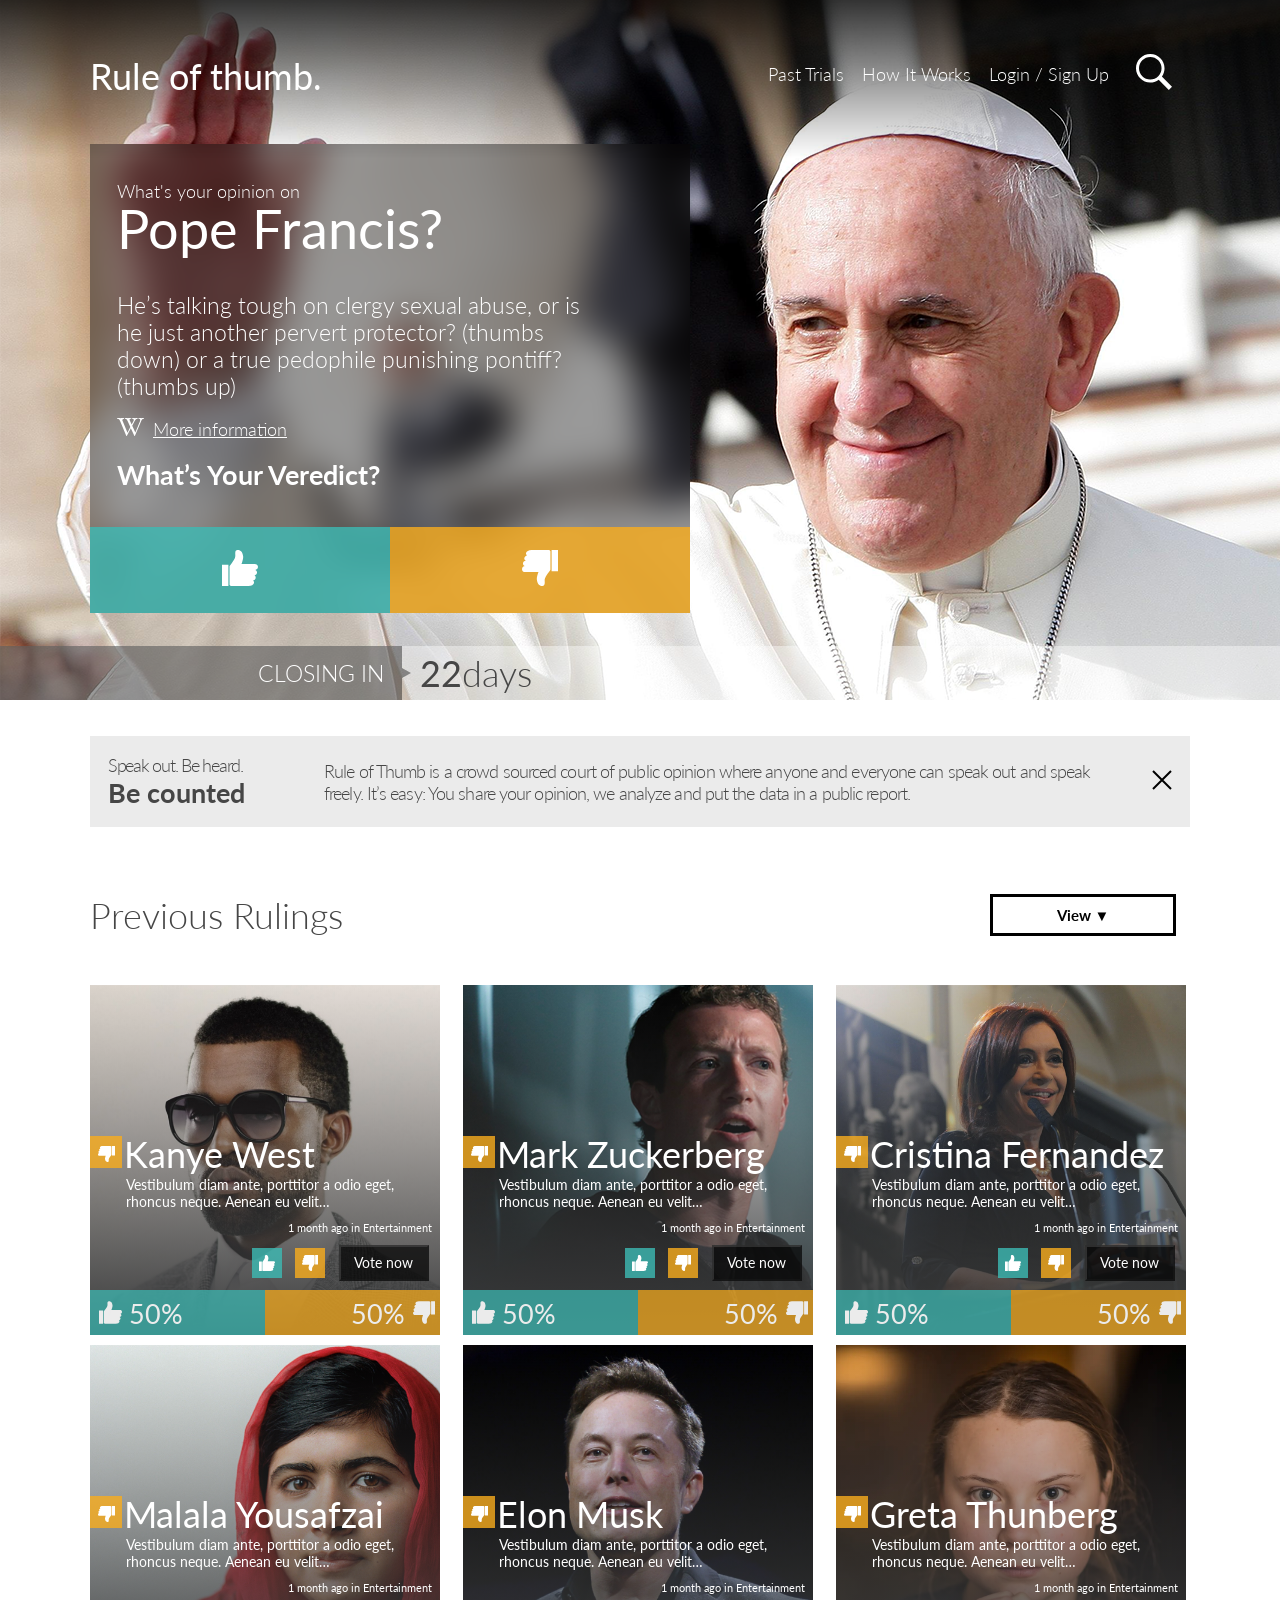
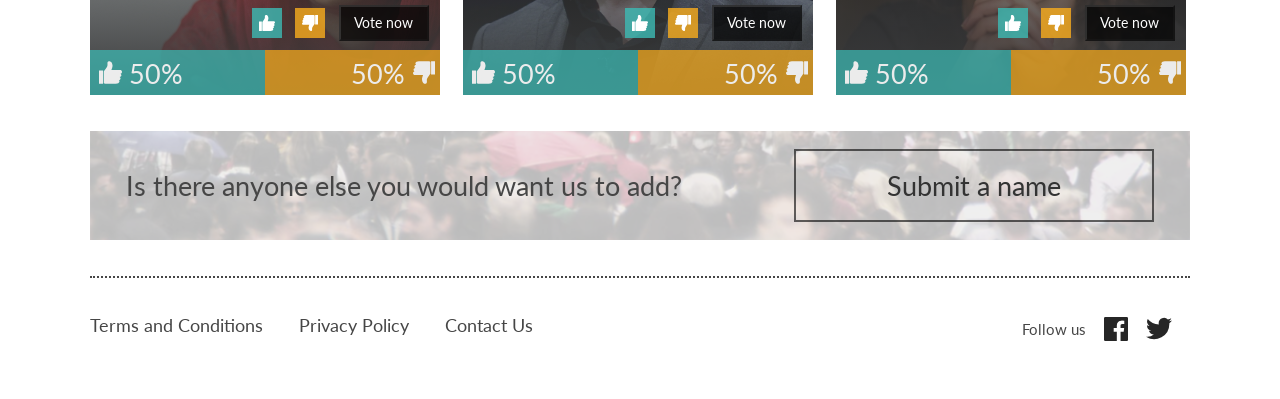
<file: public/index.html>
<!DOCTYPE html>
<html lang="en">
<head>
    <meta charset="UTF-8">
    <meta name="viewport" content="width=device-width, initial-scale=1.0">
    <meta http-equiv="X-UA-Compatible" content="ie=edge">
    <title>Rule of Thumb</title>
    <link href="https://fonts.googleapis.com/css?family=Lato:300,400,700&display=swap" rel="stylesheet">
    <link href="css/main.css" rel="stylesheet">
    <link rel="stylesheet" href="css/mobile.css" media="(max-width: 767px)">
    <link rel="stylesheet" href="/css/tablet-grid-view.css" media="(min-width: 768px)">
    <link rel="stylesheet" href="css/desktop-grid-view.css" media="(min-width: 1100px)">
    <link rel="stylesheet" href="css/tablet-list-view.css" media="(min-width: 768px)">
    <link rel="stylesheet" href="css/desktop-list-view.css" media="(min-width: 1100px)">
</head>
<body>
    <nav class="nav" role="navigation">
        <div class="max-centered">
            <h1 class="nav__logo">Rule of thumb.</h1>
            <button class="nav__hamburger icon-button" alt="Open Menu">
                <svg width="25" height="20" xmlns="http://www.w3.org/2000/svg"><path d="M0 0h25v4H0V0zm0 8h25v4H0V8zm0 8h25v4H0v-4z" fill="#FFF" fill-rule="nonzero"/></svg>
            </button>
            <ul class="nav__links">
                <li>
                    <a href="#">Past Trials</a>
                </li>
                <li>
                    <a href="#">How It Works</a>
                </li>
                <li>
                    <a href="#">Login / Sign Up</a>
                </li>
                <li>
                    <form action="javascript:void(0)">
                        <input class="nav__search-input" aria-label="search" type="text">
                        <button class="nav__search icon-button" alt="Search" type="submit">
                            <img src="assets/img/search.svg" alt="search">
                        </button>
                    </form>
                </li>
            </ul>
        </div>
    </nav>
    <header class="hero">
        <img
        class="hero__background"
        srcset="assets/img/pope-francis.png 750w, assets/img/pope-francis.@2x.png 1440w"
        sizes="(min-width: 750px) 1440px, 100vw"
        src="assets/img/pope-francis.png"
        alt="Pope Francis">
        <div class="max-centered">
            <div class="hero__featured-card">
                <div class="featured-card__glass-background"></div>
                <div class="featured-card__content">
                    <p class="featured-card__hairline">What's your opinion on</p>
                    <h2 class="featured-card__title">Pope Francis?</h2>
                    <p class="featured-card__desc">
                        He’s talking tough on clergy sexual abuse, or is he just another pervert protector? (thumbs down) or a true pedophile punishing pontiff? (thumbs up)
                    </p>
                    <p class="featured-card__more-info">
                        <a href="http://wikipedia.com">
                            <svg class="featured-card__more-info-icon" preserveAspectRatio xmlns="http://www.w3.org/2000/svg" viewBox="0 0 27 18"><path d="M27 .303c0 .1-.032.2-.09.28a.255.255 0 01-.2.125 2.46 2.46 0 00-1.453.602 5.676 5.676 0 00-1.166 1.952l-6.127 14.533c-.04.135-.152.203-.337.203a.374.374 0 01-.337-.203l-3.436-7.564-3.952 7.564a.374.374 0 01-.337.203.34.34 0 01-.349-.203L3.196 3.262a5.052 5.052 0 00-1.19-1.89A3.161 3.161 0 00.267.708.23.23 0 01.086.6.378.378 0 010 .355C0 .118.064 0 .192 0 .73 0 1.29.025 1.876.075c.544.053 1.056.078 1.536.078.49 0 1.067-.026 1.732-.078C5.839.025 6.456 0 6.994 0c.128 0 .192.118.192.355 0 .235-.04.352-.119.352a2.308 2.308 0 00-1.268.43c-.297.22-.47.581-.463.963.015.263.08.521.192.757l4.975 11.826 2.824-5.614-2.631-5.807A7.637 7.637 0 009.53 1.257a2.274 2.274 0 00-1.382-.55A.208.208 0 017.986.6a.4.4 0 01-.078-.245c0-.237.054-.355.168-.355.494-.002.987.023 1.477.075.46.054.92.08 1.382.078.48 0 .988-.026 1.525-.078C13.013.025 13.558 0 14.094 0c.128 0 .192.118.192.355 0 .235-.038.352-.119.352-1.073.078-1.61.399-1.61.963.047.414.174.814.373 1.175l1.74 3.72 1.732-3.403c.209-.37.333-.786.36-1.215 0-.775-.536-1.188-1.61-1.24-.097 0-.144-.117-.144-.352a.44.44 0 01.071-.24c.05-.077.098-.115.145-.115.385 0 .857.025 1.418.075.536.053.978.078 1.322.078a13.6 13.6 0 001.093-.065A16.806 16.806 0 0120.584 0c.095 0 .142.1.142.303 0 .27-.088.405-.263.405-.54.036-1.061.224-1.508.544a6.937 6.937 0 00-1.423 2.01l-2.308 4.492 3.125 6.702 4.614-11.294c.149-.36.23-.745.24-1.137 0-.828-.537-1.267-1.61-1.317-.097 0-.145-.118-.145-.353 0-.237.071-.355.216-.355.392 0 .857.025 1.394.075.496.053.914.078 1.25.078.409-.003.818-.03 1.224-.078.483-.05.915-.075 1.3-.075.111 0 .168.1.168.303z" fill="#FFF" fill-rule="nonzero"/></svg>More information
                        </a>
                    </p>
                    <p class="featured-card__cta">
                        What’s Your Veredict?
                    </p>
                    <div class="featured-card__buttons">
                        <button class="icon-button" aria-label="thumbs up">
                            <img src="assets/img/thumbs-up.svg" alt="thumbs up" />
                        </button>
                        <button class="icon-button" aria-label="thumbs down">
                            <img src="assets/img/thumbs-down.svg" alt="thumbs down" />
                        </button>
                    </div>
                </div>
            </div>
        </div>
        <div class="hero__closing-gauge">
            <div class="closing-gauge__left">
                <span class="closing-gauge__title">closing in</span>
            </div>
            <div class="closing-gauge__right">
                <span class="closing-gauge__number">22</span>
                <span class="closing-gauge__desc">days</span>
            </div>
        </div>
    </header>
    <div class="max-centered">
        <aside class="banner banner-top" role="doc-tip" aria-label="Speak Out">
            <div class="banner__left">
                <span class="banner__hairline">Speak out. Be heard.</span>
                <span class="banner__title">Be counted</span>
            </div>
            <div class="banner__right">
                <p class="banner__text">
                    Rule of Thumb is a crowd sourced court of public opinion where anyone and everyone can speak out and speak freely. It’s easy: You share your opinion, we analyze and put the data in a public report.
                </p>
            </div>
            <button class="icon-button" aria-label="close">
                <svg width="20" height="20" xmlns="http://www.w3.org/2000/svg"><g stroke="#000" stroke-width="2" fill="none" fill-rule="evenodd"><path d="M1 19L19 1M1 1l18 18"/></g></svg>
            </button>
        </aside>

        <main role="main">
            <!-- Start: Implementation -->
            <section class="previous-rulings">
                <!-- Title and custom select menu-->
                <div class="previous-rulings__header">
                    <h2 class="previous-rulings--title">Previous Rulings</h2>
                    <di class="custom-select">
                        <div class="view-button">
                            <h5>View &#9660;</h5>
                        </div>

                        <ul class="view-selection">
                            <li>
                                <button class="list-button" onclick="listView()">List</button>
                            </li>
                            <li>
                                <button class="grid-button" onclick="gridView()">Grid</button>
                            </li>
                        </ul>
                    </di>
                </div>
                <!-- Cards container -->
                <div class="grid-view">
                    <section class="previous-rulings-main-container">
                    <!-- Cards -->
                        <!-- Kanye West -->
                        <div id="kanye" class="previous-rulings__voting-card">
                            <div class="voting-card__background"></div>
                            <!-- text and buttons content -->
                            <div class="voting-card__content">
                                <div class="voting-card__title">
                                    <div class="icon-button" aria-label="thumbs down">
                                        <img src="assets/img/thumbs-down.svg" alt="thumbs down" />
                                    </div>
                                    <div>
                                        <h3>Kanye West</h3>
                                    </div>
                                </div>
                                <p class="voting-card__desc">
                                    Vestibulum diam ante, porttitor a odio eget, rhoncus neque. Aenean eu velit…
                                </p>
                                <p id="kanye-voting-card__time-info" class="voting-card__time-info">
                                    1 month ago in Entertainment
                                </p>
                                <p id="kanye-thanks-for-your-vote" class="voting-card__time-info" style="display: none;">
                                    Thanks for your vote!
                                </p>
                                <!-- Voting buttons -->
                                <div class="voting-card__buttons">
                                    <button id="up-kanye" onclick="preVote(this.id)" class="icon-button" aria-label="thumbs up" >
                                        <img src="assets/img/thumbs-up.svg" alt="thumbs up" />
                                    </button>
                                    <button id="do-kanye" onclick="preVote(this.id)" class="icon-button" aria-label="thumbs down">
                                        <img src="assets/img/thumbs-down.svg" alt="thumbs down" />
                                    </button>
                                    <button id="kanye-vote" onclick="vote(this.id)" class="vote-button" aria-label="Vote now" type="button" disabled>
                                        Vote now
                                    </button>
                                    <button id="kanye-vote-again" onclick="voteAgain(this.id)" style="display: none; margin-left: 7rem;" class="vote-button" aria-label="Vote now">
                                        Vote again
                                    </button>
                                </div>
                            </div>
                            <!-- Gauge bar -->
                            <div class="gauge-bar">
                                <div class="gauge-bar-left" aria-label="thumbs up">
                                    <img src="assets/img/thumbs-up.svg" alt="thumbs up" />
                                    <h4>50%</h4>
                                </div>
                                <div class="gauge-bar-right" aria-label="thumbs down">
                                    <h4>50%</h4>
                                    <img src="assets/img/thumbs-down.svg" alt="thumbs down" />
                                </div>
                            </div>
                        </div>
                        <!-- Mark Zuckerberg -->
                        <div id="mark" class="previous-rulings__voting-card">
                            <div class="voting-card__background"></div>
                            <!-- text and buttons content -->
                            <div class="voting-card__content">
                                <div class="voting-card__title">
                                    <div class="icon-button" aria-label="thumbs down">
                                        <img src="assets/img/thumbs-down.svg" alt="thumbs down" />
                                    </div>
                                    <div>
                                        <h3>Mark Zuckerberg</h3>
                                    </div>
                                </div>
                                <p class="voting-card__desc">
                                    Vestibulum diam ante, porttitor a odio eget, rhoncus neque. Aenean eu velit…
                                </p>
                                <p id="mark-voting-card__time-info" class="voting-card__time-info">
                                    1 month ago in Entertainment
                                </p>
                                <p id="mark-thanks-for-your-vote" class="voting-card__time-info" style="display: none;">
                                    Thanks for your vote!
                                </p>
                                <!-- Voting buttons -->
                                <div class="voting-card__buttons">
                                    <button id="up-mark" onclick="preVote(this.id)" class="icon-button" aria-label="thumbs up">
                                        <img src="assets/img/thumbs-up.svg" alt="thumbs up" />
                                    </button>
                                    <button id="do-mark" onclick="preVote(this.id)" class="icon-button" aria-label="thumbs down">
                                        <img src="assets/img/thumbs-down.svg" alt="thumbs down" />
                                    </button>
                                    <button id="mark-vote" onclick="vote(this.id)" class="vote-button" aria-label="Vote now" type="button"
                                        disabled>
                                        Vote now
                                    </button>
                                    <button id="mark-vote-again" onclick="voteAgain(this.id)" style="display: none; margin-left: 7rem;"
                                        class="vote-button" aria-label="Vote now">
                                        Vote again
                                    </button>
                                </div>
                            </div>
                            <!-- Gauge bar -->
                            <div class="gauge-bar">
                                <div class="gauge-bar-left" aria-label="thumbs up">
                                    <img src="assets/img/thumbs-up.svg" alt="thumbs up" />
                                    <h4>50%</h4>
                                </div>
                                <div class="gauge-bar-right" aria-label="thumbs down">
                                    <h4>50%</h4>
                                    <img src="assets/img/thumbs-down.svg" alt="thumbs down" />
                                </div>
                            </div>
                        </div>
                        <!-- Cristina Fernandez -->
                        <div id="cristina" class="previous-rulings__voting-card">
                            <div class="voting-card__background"></div>
                            <!-- text and buttons content -->
                            <div class="voting-card__content">
                                <div class="voting-card__title">
                                    <div class="icon-button" aria-label="thumbs down">
                                        <img src="assets/img/thumbs-down.svg" alt="thumbs down" />
                                    </div>
                                    <div>
                                        <h3>Cristina Fernandez</h3>
                                    </div>
                                </div>
                                <p class="voting-card__desc">
                                    Vestibulum diam ante, porttitor a odio eget, rhoncus neque. Aenean eu velit…
                                </p>
                                <p id="cristina-voting-card__time-info" class="voting-card__time-info">
                                    1 month ago in Entertainment
                                </p>
                                <p id="cristina-thanks-for-your-vote" class="voting-card__time-info" style="display: none;">
                                    Thanks for your vote!
                                </p>
                                <!-- Voting buttons -->
                                <div class="voting-card__buttons">
                                    <button id="up-cristina" onclick="preVote(this.id)" class="icon-button" aria-label="thumbs up">
                                        <img src="assets/img/thumbs-up.svg" alt="thumbs up" />
                                    </button>
                                    <button id="do-cristina" onclick="preVote(this.id)" class="icon-button" aria-label="thumbs down">
                                        <img src="assets/img/thumbs-down.svg" alt="thumbs down" />
                                    </button>
                                    <button id="cristina-vote" onclick="vote(this.id)" class="vote-button" aria-label="Vote now" type="button"
                                        disabled>
                                        Vote now
                                    </button>
                                    <button id="cristina-vote-again" onclick="voteAgain(this.id)" style="display: none; margin-left: 7rem;"
                                        class="vote-button" aria-label="Vote now">
                                        Vote again
                                    </button>
                                </div>
                            </div>
                            <!-- Gauge bar -->
                            <div class="gauge-bar">
                                <div class="gauge-bar-left" aria-label="thumbs up">
                                    <img src="assets/img/thumbs-up.svg" alt="thumbs up" />
                                    <h4>50%</h4>
                                </div>
                                <div class="gauge-bar-right" aria-label="thumbs down">
                                    <h4>50%</h4>
                                    <img src="assets/img/thumbs-down.svg" alt="thumbs down" />
                                </div>
                            </div>
                        </div>
                        <!-- Malala Yousafzai -->
                        <div id="malala" class="previous-rulings__voting-card">
                            <div class="voting-card__background"></div>
                            <!-- text and buttons content -->
                            <div class="voting-card__content">
                                <div class="voting-card__title">
                                    <div class="icon-button" aria-label="thumbs down">
                                        <img src="assets/img/thumbs-down.svg" alt="thumbs down" />
                                    </div>
                                    <div>
                                        <h3>Malala Yousafzai</h3>
                                    </div>
                                </div>
                                <p class="voting-card__desc">
                                    Vestibulum diam ante, porttitor a odio eget, rhoncus neque. Aenean eu velit…
                                </p>
                                <p id="malala-voting-card__time-info" class="voting-card__time-info">
                                    1 month ago in Entertainment
                                </p>
                                <p id="malala-thanks-for-your-vote" class="voting-card__time-info" style="display: none;">
                                    Thanks for your vote!
                                </p>
                                <!-- Voting buttons -->
                                <div class="voting-card__buttons">
                                    <button id="up-malala" onclick="preVote(this.id)" class="icon-button" aria-label="thumbs up">
                                        <img src="assets/img/thumbs-up.svg" alt="thumbs up" />
                                    </button>
                                    <button id="do-malala" onclick="preVote(this.id)" class="icon-button" aria-label="thumbs down">
                                        <img src="assets/img/thumbs-down.svg" alt="thumbs down" />
                                    </button>
                                    <button id="malala-vote" onclick="vote(this.id)" class="vote-button" aria-label="Vote now" type="button"
                                        disabled>
                                        Vote now
                                    </button>
                                    <button id="malala-vote-again" onclick="voteAgain(this.id)" style="display: none; margin-left: 7rem;"
                                        class="vote-button" aria-label="Vote now">
                                        Vote again
                                    </button>
                                </div>
                            </div>
                            <!-- Gauge bar -->
                            <div class="gauge-bar">
                                <div class="gauge-bar-left" aria-label="thumbs up">
                                    <img src="assets/img/thumbs-up.svg" alt="thumbs up" />
                                    <h4>50%</h4>
                                </div>
                                <div class="gauge-bar-right" aria-label="thumbs down">
                                    <h4>50%</h4>
                                    <img src="assets/img/thumbs-down.svg" alt="thumbs down" />
                                </div>
                            </div>
                        </div>
                        <!-- Elon Musk -->
                        <div id="elon" class="previous-rulings__voting-card">
                            <div class="voting-card__background"></div>
                            <!-- text and buttons content -->
                            <div class="voting-card__content">
                                <div class="voting-card__title">
                                    <div class="icon-button" aria-label="thumbs down">
                                        <img src="assets/img/thumbs-down.svg" alt="thumbs down" />
                                    </div>
                                    <div>
                                        <h3>Elon Musk</h3>
                                    </div>
                                </div>
                                <p class="voting-card__desc">
                                    Vestibulum diam ante, porttitor a odio eget, rhoncus neque. Aenean eu velit…
                                </p>
                                <p id="elon-voting-card__time-info" class="voting-card__time-info">
                                    1 month ago in Entertainment
                                </p>
                                <p id="elon-thanks-for-your-vote" class="voting-card__time-info" style="display: none;">
                                    Thanks for your vote!
                                </p>
                                <!-- Voting buttons -->
                                <div class="voting-card__buttons">
                                    <button id="up-elon" onclick="preVote(this.id)" class="icon-button" aria-label="thumbs up">
                                        <img src="assets/img/thumbs-up.svg" alt="thumbs up" />
                                    </button>
                                    <button id="do-elon" onclick="preVote(this.id)" class="icon-button" aria-label="thumbs down">
                                        <img src="assets/img/thumbs-down.svg" alt="thumbs down" />
                                    </button>
                                    <button id="elon-vote" onclick="vote(this.id)" class="vote-button" aria-label="Vote now" type="button"
                                        disabled>
                                        Vote now
                                    </button>
                                    <button id="elon-vote-again" onclick="voteAgain(this.id)" style="display: none; margin-left: 7rem;"
                                        class="vote-button" aria-label="Vote now">
                                        Vote again
                                    </button>
                                </div>
                            </div>
                            <!-- Gauge bar -->
                            <div class="gauge-bar">
                                <div class="gauge-bar-left" aria-label="thumbs up">
                                    <img src="assets/img/thumbs-up.svg" alt="thumbs up" />
                                    <h4>50%</h4>
                                </div>
                                <div class="gauge-bar-right" aria-label="thumbs down">
                                    <h4>50%</h4>
                                    <img src="assets/img/thumbs-down.svg" alt="thumbs down" />
                                </div>
                            </div>
                        </div>
                        <!-- Greta Thunberg -->
                        <div id="greta" class="previous-rulings__voting-card">
                            <div class="voting-card__background"></div>
                            <!-- text and buttons content -->
                            <div class="voting-card__content">
                                <div class="voting-card__title">
                                    <div class="icon-button" aria-label="thumbs down">
                                        <img src="assets/img/thumbs-down.svg" alt="thumbs down" />
                                    </div>
                                    <div>
                                        <h3>Greta Thunberg</h3>
                                    </div>
                                </div>
                                <p class="voting-card__desc">
                                    Vestibulum diam ante, porttitor a odio eget, rhoncus neque. Aenean eu velit…
                                </p>
                                <p id="greta-voting-card__time-info" class="voting-card__time-info">
                                    1 month ago in Entertainment
                                </p>
                                <p id="greta-thanks-for-your-vote" class="voting-card__time-info" style="display: none;">
                                    Thanks for your vote!
                                </p>
                                <!-- Voting buttons -->
                                <div class="voting-card__buttons">
                                    <button id="up-greta" onclick="preVote(this.id)" class="icon-button" aria-label="thumbs up">
                                        <img src="assets/img/thumbs-up.svg" alt="thumbs up" />
                                    </button>
                                    <button id="do-greta" onclick="preVote(this.id)" class="icon-button" aria-label="thumbs down">
                                        <img src="assets/img/thumbs-down.svg" alt="thumbs down" />
                                    </button>
                                    <button id="greta-vote" onclick="vote(this.id)" class="vote-button" aria-label="Vote now" type="button"
                                        disabled>
                                        Vote now
                                    </button>
                                    <button id="greta-vote-again" onclick="voteAgain(this.id)" style="display: none; margin-left: 7rem;"
                                        class="vote-button" aria-label="Vote now">
                                        Vote again
                                    </button>
                                </div>
                            </div>
                            <!-- Gauge bar -->
                            <div class="gauge-bar">
                                <div class="gauge-bar-left" aria-label="thumbs up">
                                    <img src="assets/img/thumbs-up.svg" alt="thumbs up" />
                                    <h4>50%</h4>
                                </div>
                                <div class="gauge-bar-right" aria-label="thumbs down">
                                    <h4>50%</h4>
                                    <img src="assets/img/thumbs-down.svg" alt="thumbs down" />
                                </div>
                            </div>
                        </div>
                    </section>
                </div>
                <div class="list-view">
                    <section class="list-previous-rulings-main-container">
                    <!-- Cards -->
                        <!-- Kanye West -->
                        <div id="kanye_list" class="list-previous-rulings__voting-card">
                            <div class="voting-card__background"></div>
                            <!-- text and buttons content -->
                            <div class="list-voting-card__content">
                                <!-- Single icon -->
                                <div class="list-icon-button" aria-label="thumbs down">
                                    <img src="assets/img/thumbs-down.svg" alt="thumbs down" />
                                </div>
                                <!-- Title and description -->
                                <div class="list-voting-card__title">
                                    <h3>Kanye West</h3>
                                    <p class="list-voting-card__desc">
                                        Vestibulum diam ante, porttitor a odio eget, rhoncus neque. Aenean eu velit…
                                    </p>
                                </div>
                                <!-- Voting buttons -->
                                <div class="list-voting-card__time-buttons">
                                    <p id="kanye-voting-card__time-info-list" class="list-voting-card__time-info">
                                        1 month ago in Entertainment
                                    </p>
                                    <p id="kanye-thanks-for-your-vote-list" class="list-voting-card__time-info" style="display: none;">
                                        Thanks for your vote!
                                    </p>
                                    <div class="list-voting-card__buttons">
                                        <button id="list-up-kanye" onclick="preVoteListView(this.id)" class="list-icon-button" aria-label="thumbs up">
                                            <img src="assets/img/thumbs-up.svg" alt="thumbs up" />
                                        </button>
                                        <button id="list-do-kanye" onclick="preVoteListView(this.id)" class="list-icon-button" aria-label="thumbs down">
                                            <img src="assets/img/thumbs-down.svg" alt="thumbs down" />
                                        </button>
                                        <button id="kanye-vote-list" onclick="voteListView(this.id)" class="list-vote-button" aria-label="Vote now" type="button" disabled>
                                            Vote now
                                        </button>
                                        <button id="kanye-vote-again-list" onclick="voteAgainListView(this.id)" style="display: none; margin-left: 7rem;" class="list-vote-button"
                                            aria-label="Vote now">
                                            Vote again
                                        </button>
                                    </div>
                                </div>
                            </div>
                            <!-- Gauge bar -->
                            <div id="kanye-list-gauge-bar" class="list-gauge-bar">
                                <div class="list-gauge-bar-left" aria-label="thumbs up">
                                    <img src="assets/img/thumbs-up.svg" alt="thumbs up" />
                                    <h4>50%</h4>
                                </div>
                                <div class="list-gauge-bar-right" aria-label="thumbs down">
                                    <h4>50%</h4>
                                    <img src="assets/img/thumbs-down.svg" alt="thumbs down" />
                                </div>
                            </div>
                        </div>
                        <!-- Mark Zuckerberg -->
                        <div id="mark_list" class="list-previous-rulings__voting-card">
                            <div class="voting-card__background"></div>
                            <!-- text and buttons content -->
                            <div class="list-voting-card__content">
                                <!-- Single icon -->
                                <div class="list-icon-button" aria-label="thumbs down">
                                    <img src="assets/img/thumbs-down.svg" alt="thumbs down" />
                                </div>
                                <!-- Title and description -->
                                <div class="list-voting-card__title">
                                    <h3>Mark Zuckerberg</h3>
                                    <p class="list-voting-card__desc">
                                        Vestibulum diam ante, porttitor a odio eget, rhoncus neque. Aenean eu velit…
                                    </p>
                                </div>
                                <!-- Voting buttons -->
                                <div class="list-voting-card__time-buttons">
                                    <p id="mark-voting-card__time-info-list" class="list-voting-card__time-info">
                                        1 month ago in Entertainment
                                    </p>
                                    <p id="mark-thanks-for-your-vote-list" class="list-voting-card__time-info" style="display: none;">
                                        Thanks for your vote!
                                    </p>
                                    <div class="list-voting-card__buttons">
                                        <button id="list-up-mark" onclick="preVoteListView(this.id)" class="list-icon-button"
                                            aria-label="thumbs up">
                                            <img src="assets/img/thumbs-up.svg" alt="thumbs up" />
                                        </button>
                                        <button id="list-do-mark" onclick="preVoteListView(this.id)" class="list-icon-button"
                                            aria-label="thumbs down">
                                            <img src="assets/img/thumbs-down.svg" alt="thumbs down" />
                                        </button>
                                        <button id="mark-vote-list" onclick="voteListView(this.id)" class="list-vote-button"
                                            aria-label="Vote now" type="button" disabled>
                                            Vote now
                                        </button>
                                        <button id="mark-vote-again-list" onclick="voteAgainListView(this.id)"
                                            style="display: none; margin-left: 7rem;" class="list-vote-button" aria-label="Vote now">
                                            Vote again
                                        </button>
                                    </div>
                                </div>
                            </div>
                            <!-- Gauge bar -->
                            <div id="mark-list-gauge-bar" class="list-gauge-bar">
                                <div class="list-gauge-bar-left" aria-label="thumbs up">
                                    <img src="assets/img/thumbs-up.svg" alt="thumbs up" />
                                    <h4>50%</h4>
                                </div>
                                <div class="list-gauge-bar-right" aria-label="thumbs down">
                                    <h4>50%</h4>
                                    <img src="assets/img/thumbs-down.svg" alt="thumbs down" />
                                </div>
                            </div>
                        </div>
                        <!-- Cristina Fernandez -->
                        <div id="cristina_list" class="list-previous-rulings__voting-card">
                            <div class="voting-card__background"></div>
                            <!-- text and buttons content -->
                            <div class="list-voting-card__content">
                                <!-- Single icon -->
                                <div class="list-icon-button" aria-label="thumbs down">
                                    <img src="assets/img/thumbs-down.svg" alt="thumbs down" />
                                </div>
                                <!-- Title and description -->
                                <div class="list-voting-card__title">
                                    <h3>Cristina Fernandez</h3>
                                    <p class="list-voting-card__desc">
                                        Vestibulum diam ante, porttitor a odio eget, rhoncus neque. Aenean eu velit…
                                    </p>
                                </div>
                                <!-- Voting buttons -->
                                <div class="list-voting-card__time-buttons">
                                    <p id="cristina-voting-card__time-info-list" class="list-voting-card__time-info">
                                        1 month ago in Entertainment
                                    </p>
                                    <p id="cristina-thanks-for-your-vote-list" class="list-voting-card__time-info" style="display: none;">
                                        Thanks for your vote!
                                    </p>
                                    <div class="list-voting-card__buttons">
                                        <button id="list-up-cristina" onclick="preVoteListView(this.id)" class="list-icon-button"
                                            aria-label="thumbs up">
                                            <img src="assets/img/thumbs-up.svg" alt="thumbs up" />
                                        </button>
                                        <button id="list-do-cristina" onclick="preVoteListView(this.id)" class="list-icon-button"
                                            aria-label="thumbs down">
                                            <img src="assets/img/thumbs-down.svg" alt="thumbs down" />
                                        </button>
                                        <button id="cristina-vote-list" onclick="voteListView(this.id)" class="list-vote-button"
                                            aria-label="Vote now" type="button" disabled>
                                            Vote now
                                        </button>
                                        <button id="cristina-vote-again-list" onclick="voteAgainListView(this.id)"
                                            style="display: none; margin-left: 7rem;" class="list-vote-button" aria-label="Vote now">
                                            Vote again
                                        </button>
                                    </div>
                                </div>
                            </div>
                            <!-- Gauge bar -->
                            <div id="cristina-list-gauge-bar" class="list-gauge-bar">
                                <div class="list-gauge-bar-left" aria-label="thumbs up">
                                    <img src="assets/img/thumbs-up.svg" alt="thumbs up" />
                                    <h4>50%</h4>
                                </div>
                                <div class="list-gauge-bar-right" aria-label="thumbs down">
                                    <h4>50%</h4>
                                    <img src="assets/img/thumbs-down.svg" alt="thumbs down" />
                                </div>
                            </div>
                        </div>
                        <!-- Malala Yousafzai -->
                        <div id="malala_list" class="list-previous-rulings__voting-card">
                            <div class="voting-card__background"></div>
                            <!-- text and buttons content -->
                            <div class="list-voting-card__content">
                                <!-- Single icon -->
                                <div class="list-icon-button" aria-label="thumbs down">
                                    <img src="assets/img/thumbs-down.svg" alt="thumbs down" />
                                </div>
                                <!-- Title and description -->
                                <div class="list-voting-card__title">
                                    <h3>Malala Yousafzai</h3>
                                    <p class="list-voting-card__desc">
                                        Vestibulum diam ante, porttitor a odio eget, rhoncus neque. Aenean eu velit…
                                    </p>
                                </div>
                                <!-- Voting buttons -->
                                <div class="list-voting-card__time-buttons">
                                    <p id="malala-voting-card__time-info-list" class="list-voting-card__time-info">
                                        1 month ago in Entertainment
                                    </p>
                                    <p id="malala-thanks-for-your-vote-list" class="list-voting-card__time-info" style="display: none;">
                                        Thanks for your vote!
                                    </p>
                                    <div class="list-voting-card__buttons">
                                        <button id="list-up-malala" onclick="preVoteListView(this.id)" class="list-icon-button"
                                            aria-label="thumbs up">
                                            <img src="assets/img/thumbs-up.svg" alt="thumbs up" />
                                        </button>
                                        <button id="list-do-malala" onclick="preVoteListView(this.id)" class="list-icon-button"
                                            aria-label="thumbs down">
                                            <img src="assets/img/thumbs-down.svg" alt="thumbs down" />
                                        </button>
                                        <button id="malala-vote-list" onclick="voteListView(this.id)" class="list-vote-button"
                                            aria-label="Vote now" type="button" disabled>
                                            Vote now
                                        </button>
                                        <button id="malala-vote-again-list" onclick="voteAgainListView(this.id)"
                                            style="display: none; margin-left: 7rem;" class="list-vote-button" aria-label="Vote now">
                                            Vote again
                                        </button>
                                    </div>
                                </div>
                            </div>
                            <!-- Gauge bar -->
                            <div id="malala-list-gauge-bar" class="list-gauge-bar">
                                <div class="list-gauge-bar-left" aria-label="thumbs up">
                                    <img src="assets/img/thumbs-up.svg" alt="thumbs up" />
                                    <h4>50%</h4>
                                </div>
                                <div class="list-gauge-bar-right" aria-label="thumbs down">
                                    <h4>50%</h4>
                                    <img src="assets/img/thumbs-down.svg" alt="thumbs down" />
                                </div>
                            </div>
                        </div>
                        <!-- Elon Musk -->
                        <div id="elon_list" class="list-previous-rulings__voting-card">
                            <div class="voting-card__background"></div>
                            <!-- text and buttons content -->
                            <div class="list-voting-card__content">
                                <!-- Single icon -->
                                <div class="list-icon-button" aria-label="thumbs down">
                                    <img src="assets/img/thumbs-down.svg" alt="thumbs down" />
                                </div>
                                <!-- Title and description -->
                                <div class="list-voting-card__title">
                                    <h3>Elon Musk</h3>
                                    <p class="list-voting-card__desc">
                                        Vestibulum diam ante, porttitor a odio eget, rhoncus neque. Aenean eu velit…
                                    </p>
                                </div>
                                <!-- Voting buttons -->
                                <div class="list-voting-card__time-buttons">
                                    <p id="elon-voting-card__time-info-list" class="list-voting-card__time-info">
                                        1 month ago in Entertainment
                                    </p>
                                    <p id="elon-thanks-for-your-vote-list" class="list-voting-card__time-info" style="display: none;">
                                        Thanks for your vote!
                                    </p>
                                    <div class="list-voting-card__buttons">
                                        <button id="list-up-elon" onclick="preVoteListView(this.id)" class="list-icon-button"
                                            aria-label="thumbs up">
                                            <img src="assets/img/thumbs-up.svg" alt="thumbs up" />
                                        </button>
                                        <button id="list-do-elon" onclick="preVoteListView(this.id)" class="list-icon-button"
                                            aria-label="thumbs down">
                                            <img src="assets/img/thumbs-down.svg" alt="thumbs down" />
                                        </button>
                                        <button id="elon-vote-list" onclick="voteListView(this.id)" class="list-vote-button"
                                            aria-label="Vote now" type="button" disabled>
                                            Vote now
                                        </button>
                                        <button id="elon-vote-again-list" onclick="voteAgainListView(this.id)"
                                            style="display: none; margin-left: 7rem;" class="list-vote-button" aria-label="Vote now">
                                            Vote again
                                        </button>
                                    </div>
                                </div>
                            </div>
                            <!-- Gauge bar -->
                            <div id="elon-list-gauge-bar" class="list-gauge-bar">
                                <div class="list-gauge-bar-left" aria-label="thumbs up">
                                    <img src="assets/img/thumbs-up.svg" alt="thumbs up" />
                                    <h4>50%</h4>
                                </div>
                                <div class="list-gauge-bar-right" aria-label="thumbs down">
                                    <h4>50%</h4>
                                    <img src="assets/img/thumbs-down.svg" alt="thumbs down" />
                                </div>
                            </div>
                        </div>
                        <!-- Greta Thunberg -->
                        <div id="greta_list" class="list-previous-rulings__voting-card">
                            <div class="voting-card__background"></div>
                            <!-- text and buttons content -->
                            <div class="list-voting-card__content">
                                <!-- Single icon -->
                                <div class="list-icon-button" aria-label="thumbs down">
                                    <img src="assets/img/thumbs-down.svg" alt="thumbs down" />
                                </div>
                                <!-- Title and description -->
                                <div class="list-voting-card__title">
                                    <h3>Greta Thunberg</h3>
                                    <p class="list-voting-card__desc">
                                        Vestibulum diam ante, porttitor a odio eget, rhoncus neque. Aenean eu velit…
                                    </p>
                                </div>
                                <!-- Voting buttons -->
                                <div class="list-voting-card__time-buttons">
                                    <p id="greta-voting-card__time-info-list" class="list-voting-card__time-info">
                                        1 month ago in Entertainment
                                    </p>
                                    <p id="greta-thanks-for-your-vote-list" class="list-voting-card__time-info" style="display: none;">
                                        Thanks for your vote!
                                    </p>
                                    <div class="list-voting-card__buttons">
                                        <button id="list-up-greta" onclick="preVoteListView(this.id)" class="list-icon-button"
                                            aria-label="thumbs up">
                                            <img src="assets/img/thumbs-up.svg" alt="thumbs up" />
                                        </button>
                                        <button id="list-do-greta" onclick="preVoteListView(this.id)" class="list-icon-button"
                                            aria-label="thumbs down">
                                            <img src="assets/img/thumbs-down.svg" alt="thumbs down" />
                                        </button>
                                        <button id="greta-vote-list" onclick="voteListView(this.id)" class="list-vote-button"
                                            aria-label="Vote now" type="button" disabled>
                                            Vote now
                                        </button>
                                        <button id="greta-vote-again-list" onclick="voteAgainListView(this.id)"
                                            style="display: none; margin-left: 7rem;" class="list-vote-button" aria-label="Vote now">
                                            Vote again
                                        </button>
                                    </div>
                                </div>
                            </div>
                            <!-- Gauge bar -->
                            <div id="greta-list-gauge-bar" class="list-gauge-bar">
                                <div class="list-gauge-bar-left" aria-label="thumbs up">
                                    <img src="assets/img/thumbs-up.svg" alt="thumbs up" />
                                    <h4>50%</h4>
                                </div>
                                <div class="list-gauge-bar-right" aria-label="thumbs down">
                                    <h4>50%</h4>
                                    <img src="assets/img/thumbs-down.svg" alt="thumbs down" />
                                </div>
                            </div>
                        </div>
                    </section>
                </div>
            </section>
            <!-- End: Implementation -->
        </main>
        <aside class="banner banner-bottom" role="doc-tip" aria-label="Submit a name">
            <img
            srcset="assets/img/bg-people.png 750w, assets/img/bg-people.@2x.png 1440w"
            sizes="(min-width: 750px) 1440px, 100vw"
                class="banner__background" src="assets/img/bg-people.png"
                alt=""
                role="none">
                <div class="banner__left">
                    <h2 class="banner__heading">Is there anyone else you would want us to add?</h2>
                </div>
                <div class="banner__right">
                    <button class="banner__cta">
                        Submit a name
                    </button>
                </div>
            </aside>
            <hr role="separator">
            <footer class="footer">
                <div class="footer__links">
                    <ul>
                        <li>
                            <a href="#">Terms and Conditions</a>
                        </li>
                        <li>
                            <a href="#">Privacy Policy</a>
                        </li>
                        <li>
                            <a href="#">Contact Us</a>
                        </li>
                    </ul>
                </div>
                <div class="footer__social">
                    <span>Follow us</span>
                    <ul>
                        <li>
                            <a href="#">
                                <svg width="24" height="24" xmlns="http://www.w3.org/2000/svg"><path d="M24 1.325v21.35c0 .732-.593 1.325-1.325 1.325H16.56v-9.294h3.12l.467-3.622H16.56V8.771c0-1.048.292-1.763 1.796-1.763h1.918v-3.24a25.663 25.663 0 00-2.795-.143c-2.766 0-4.659 1.688-4.659 4.788v2.671H9.691v3.622h3.128V24H1.325A1.325 1.325 0 010 22.676V1.325A1.325 1.325 0 011.325 0h21.35A1.325 1.325 0 0124 1.325z" fill="#262626" fill-rule="nonzero"/></svg>
                            </a>
                        </li>
                        <li>
                            <a href="#">
                                <svg width="26" height="23" xmlns="http://www.w3.org/2000/svg"><path d="M23.329 6.204c.01.23.01.458.01.687A15.182 15.182 0 01-.008 19.688c.421.05.845.075 1.27.073a10.7 10.7 0 006.627-2.289 5.335 5.335 0 01-4.984-3.704c.798.151 1.62.12 2.404-.094a5.346 5.346 0 01-4.276-5.233v-.073a5.396 5.396 0 002.413.666 5.357 5.357 0 01-1.654-7.127A15.15 15.15 0 0012.79 7.484a5.898 5.898 0 01-.135-1.217 5.336 5.336 0 019.228-3.652 10.612 10.612 0 003.392-1.29 5.368 5.368 0 01-2.351 2.955 10.811 10.811 0 003.07-.843 10.868 10.868 0 01-2.664 2.767z" fill="#262626" fill-rule="nonzero"/></svg>
                            </a>
                        </li>
                    </ul>
                </div>
            </footer>
        </div>
        <script type="text/javascript" src="/public/js/main.js"></script>
    </body>
</html>
</file>
<file: css/main.css>
:root {
    --color-green-positive: 60, 187, 180;
    --color-yellow-negative: 249, 173, 29;
    --color-dark-background: rgba(0, 0, 0, .4);
    --color-darker-background: rgba(0, 0, 0, .6);
    --color-darker-gray: rgba(51, 51, 51, 1);
    --color-dark-gray: rgba(70, 70, 70, 1);
    --color-light-gray: rgba(235, 235, 235, 1);
    --color-light-background: rgba(255, 255, 255, .4);
    --color-lighter-background: rgba(255, 255, 255, .8);
    --color-white: rgba(255, 255, 255, 1);
}

html, body {
    width: 100%;
    margin: 0;
    background-color: var(--color-white);
    font-family: 'Lato', sans-serif;
    font-size: 12px;
    font-weight: 400;
}

body {
    position: relative;
}

a, a:visited {
    color: var(--color-white);
}

button {
    font-family: 'Lato', sans-serif;
}

ul {
    padding: 0;
    margin: 0;
    list-style: none;
}

hr[role="separator"] {
    border: 0 none;
    border-bottom: 2px dotted var(--color-dark-gray);
    margin: 1.5rem 1rem;
}

.nav {
    position: fixed;
    z-index: 2;
    top: 0;
    display: flex;
    width: calc(100vw - 2rem);
    min-height: 10rem;
    justify-content: space-between;
    padding: 0 1rem;
    background: linear-gradient(
        to bottom,
        rgba(0, 0, 0, .8) 0%,
        rgba(0, 0, 0, 0) 80%
    );
}

.icon-button {
    padding: 0;
    border: 0;
    background-color: transparent;
}

.icon-button[aria-label="thumbs up"] {
    background-color: rgba(var(--color-green-positive), .8);
}

.icon-button[aria-label="thumbs up"]:hover {
    background-color: rgba(var(--color-green-positive), 1);
}

.icon-button[aria-label="thumbs down"] {
    background-color: rgba(var(--color-yellow-negative), .8);
}

.icon-button[aria-label="thumbs down"]:hover {
    background-color: rgba(var(--color-yellow-negative), 1);
}



.icon-button > img {
    width: 100%;
    height: 100%;
}

.nav__logo {
    margin: 2.5rem 0 0;
    color: var(--color-white);
    font-size: 2rem;
    font-weight: 400;
    line-height: 2.5rem;
}

.nav__hamburger {
    position: relative;
    top: 2rem;
    right: 1rem;
    width: 25px;
    height: 20px;
}

.nav__links {
    position: fixed;
    top: 0;
    right: 0;
    left: 0;
    display: flex;
    width: 100vw;
    height: calc(100vh - 4rem);
    flex-direction: column;
    padding: 4rem 0 2rem;
    background-color: var(--color-darker-background);
    transform: translateX(100vw);
}

.nav__links li {
    width: 100%;
    margin: 3rem 0;
    font-size: 2rem;
    text-align: center;
}

.nav__links a {
    color: var(--color-white);
    text-decoration: none;
}

.nav__hamburger:focus + .nav__links,
.nav__links:focus-within {
    transform: translateX(0);
}

.nav__links li:last-child {
    order: -1;
}

.nav__search {
    width: 24px;
    height: 24px;
    margin-left: .5rem;
}

.nav__search-input {
    width: 25vw;
    border: 0;
    border-bottom: 2px solid var(--color-white);
    background-color: transparent;
    border-radius: 0;
    color: var(--color-white);
    font-family: 'Lato', sans-serif;
    font-size: 1.5rem;
    transition: width .2s ease-in;
}

.nav__search-input:focus {
    width: 60vw;
    outline: 0 none;
}

.hero {
    position: relative;
    overflow: hidden;
    height: 80vw;
    min-height: 35rem;
    max-height: 38rem;
    margin-bottom: 2rem;
}

.hero__background {
    position: absolute;
    left: -35vw;
    width: 160vw;
    height: 100%;
    object-fit: cover;
}

.hero__featured-card {
    position: relative;
    top: 5.5rem;
    left: 1rem;
    overflow: hidden;
    width: 55vw;
    max-height: 25rem;
}

.hero__closing-gauge {
    position: absolute;
    bottom: 0;
    display: flex;
    width: 100%;
    height: 3rem;
    background-color: var(--color-light-background);
}

.featured-card__glass-background {
    position: absolute;
    top: -20%;
    left: -20%;
    width: 140%;
    height: 140%;
    background:
        center no-repeat linear-gradient(
            var(--color-dark-background),
            var(--color-dark-background)
        ),
        -25vw 0/160vw no-repeat url('../assets/img/pope-francis.png');
    filter: blur(1rem);
}

.featured-card__content {
    position: relative;
    padding: 1rem;
    color: var(--color-white);
}

.featured-card__hairline {
    margin: 0;
    font-weight: 300;
    white-space: nowrap;
}

.featured-card__title {
    margin: 0;
    font-size: 3rem;
    font-weight: 400;
    line-height: 1;
}

.featured-card__desc {
    display: -webkit-box;
    overflow: hidden;
    max-height: 10.5rem;
    margin: 1rem 0;
    -webkit-box-orient: vertical;
    font-size: 1.25rem;
    font-weight: 300;
    -webkit-line-clamp: 6;
    text-overflow: ellipsis;
}

.featured-card__cta {
    font-weight: 700;
}

.featured-card__buttons {
    display: flex;
    justify-content: space-between;
    margin: 0 -1rem -1rem;
}

.featured-card__buttons > .icon-button {
    width: 50%;
    height: 2.75rem;
}

.featured-card__buttons > .icon-button > img {
    max-width: 1.25rem;
}

.closing-gauge__left {
    position: relative;
    display: flex;
    width: 30%;
    align-items: center;
    justify-content: flex-end;
    padding: 0 .25rem 0 0;
    background-color: var(--color-dark-background);
    color: var(--color-white);
    font-weight: 300;
    text-transform: uppercase;
}

.closing-gauge__left:after {
    position: absolute;
    right: -.5rem;
    display: block;
    width: 0;
    height: 0;
    border-top: 0.25rem solid transparent;
    border-bottom: 0.25rem solid transparent;
    border-left: 0.5rem solid var(--color-dark-background);
    content: ' ';
}

.closing-gauge__right {
    display: flex;
    align-items: center;
    justify-content: flex-end;
    padding: 0 0 0 .75rem;
}

.closing-gauge__number {
    color: var(--color-dark-gray);
    font-size: 1.5rem;
    font-weight: 400;
}

.closing-gauge__desc {
    color: var(--color-dark-gray);
    font-size: 1.5rem;
    font-weight: 300;
}

.banner {
    position: relative;
    display: flex;
    overflow: hidden;
    align-items: center;
    justify-content: space-between;
    padding: 1rem;
    margin: 1rem;
    background-color: var(--color-light-gray);
}

.banner__background {
    position: absolute;
    top: 0;
    left: 0;
    width: 100%;
    object-fit: cover;
    opacity: .2;
    pointer-events: none;
}

.banner-top .banner__left {
    flex-basis: 40%;
    padding-right: 1rem;
}

.banner-top .banner__left > .banner__hairline {
    color: var(--color-dark-gray);
    font-size: 1.25rem;
    font-weight: 300;
    letter-spacing: -.07rem;
}

.banner-top .banner__left > .banner__title {
    display: block;
    color: var(--color-dark-gray);
    font-size: 2rem;
    font-weight: 700;
    letter-spacing: -.05rem;
}

.banner-top .banner__right {
    flex-basis: 60%;
}

.banner-top .banner__text {
    margin: 0;
    color: var(--color-dark-gray);
    font-size: 1.25rem;
    font-weight: 300;
    letter-spacing: -.05rem;
}

.banner-bottom {
    flex-direction: column;
    padding: 1rem 3rem;
    margin-top: 2rem;
}

.banner-bottom .banner__heading {
    position: relative;
    margin: 0 0 1rem;
    color: var(--color-dark-gray);
    font-size: 2rem;
    font-weight: 400;
    text-align: center;
}

.banner-bottom .banner__right {
    width: 100%;
}

.banner-bottom .banner__cta {
    position: relative;
    display: block;
    width: 100%;
    padding: 1rem 0;
    border: 2px solid var(--color-darker-background);
    background: transparent;
    color: var(--color-darker-gray);
    font-size: 1.5rem;
}

.footer {
    display: flex;
    align-items: flex-end;
    justify-content: space-between;
    margin: 0 1rem 3rem;
}

.footer__links li {
    padding: .5rem 0;
    font-size: 1.25rem;
}

.footer__links li a {
    color: var(--color-dark-gray);
    text-decoration: none;
}

.footer__links li a:hover {
    color: var(--color-darker-gray);
    text-decoration: underline;
}

.footer__social > span {
    color: var(--color-darker-gray);
    font-size: 1.25rem;
    text-align: right;
}

.footer__social > ul {
    display: flex;
    margin-top: 1rem;
}

.footer__social > ul > li {
    margin-right: 1rem;
}

.featured-card__more-info {
    display: none;
}

.featured-card__more-info-icon {
    width: 1.5rem;
    height: 1rem;
    margin-right: .5rem;
}

.banner-top .icon-button {
    display: none;
}

.max-centered {
    display: contents;
}

@media all and (min-width: 500px) {
    .banner-top .banner__left {
        flex-basis: 30%;
    }

    .banner-top .banner__right {
        flex-basis: 70%;
    }
}

@media all and (min-width: 768px) {
    html, body {
        font-size: 14px;
    }


    .hero {
        max-height: 38rem;
    }

    .hero__background {
        top: -6.5rem;
        left: 0;
        width: 110vw;
        height: auto;
    }

    .featured-card__glass-background {
        background:
            center no-repeat linear-gradient(var(--color-dark-background), var(--color-dark-background)),
            7vw -6.5rem/115vw auto no-repeat url(../assets/img/pope-francis.png);
    }

    .featured-card__content {
        padding: 2rem 1.5rem;
    }

    .featured-card__more-info {
        display: inline-block;
        margin: 0;
        font-weight: 300;
    }

    .featured-card__buttons {
        margin: 0 -1.5rem -2rem;
    }

    .banner-top .banner__left {
        flex-basis: 20%;
    }

    .banner-top .banner__right {
        flex-basis: 80%;
    }

    .banner-bottom {
        flex-direction: row;
        justify-content: space-between;
        padding: 1rem 2rem;
    }

    .banner-bottom .banner__background {
        top: -230%;
    }

    .banner-bottom .banner__right {
        width: auto;
    }

    .banner-bottom .banner__heading {
        margin-bottom: 0;
        font-size: 1.5rem;
    }

    .banner-bottom .banner__cta {
        width: 16rem;
    }

    .footer {
        align-items: flex-start;
    }

    .footer__links ul,
    .footer__social {
        display: flex;
    }

    .footer__links ul li {
        padding: 0;
        margin-right: 2rem;
        font-size: 1rem;
    }

    .footer__social {
        align-items: center;
    }

    .footer__social span {
        margin-right: 1rem;
        color: var(--color-dark-gray);
        font-size: 0.833rem;
    }

    .footer__social > ul {
        margin-top: 3px;
    }

    /* View selector */
    .custom-select {
        position: absolute;
        border: 3px solid black;
        width: 10rem;
        height: 2rem;
        background-color: white;
        z-index: 1;
        margin-left: 42rem;
    }

    .view-button {
        width: 10rem;
        height: 2rem;
        text-align: center;
    }

    .view-button h5 {
        margin-block-start: 0.6em;
    }

    .view-selection {
        display: none;
        background-color: white;
    }

    .custom-select:hover .view-selection  {
        display: block;
        margin-top: -0.5rem;
        background-color: white;
    }

    .custom-select:hover .list-button {
        width: 10rem;
        height: 2rem;
        background-color: white;
        border: 3px solid black;
    }

    .custom-select:hover .grid-button {
        width: 10rem;
        height: 2rem;
        background-color: white;
        border: 3px solid black;
    }

    .list-button:hover .list-button {
        background-color: gray;
    }

    .grid-button:hover .grid-button {
        background-color: gray;
    }

}

@media all and (min-width: 1100px) {
    html, body {
        font-size: 18px;
    }

    .max-centered {
        position: relative;
        display: block;
        width: 100vw;
        max-width: 1100px;
        margin-right: auto;
        margin-left: auto;
    }

    .max-centered > *,
    .max-centered > hr[role="separator"] {
        margin-right: 0;
        margin-left: 0;
    }

    .max-centered main {
        padding: 0;
    }

    .nav {
        min-height: 22vh;
    }

    .nav__logo {
        margin-top: 3rem;
    }

    .nav__hamburger {
        display: none;
    }

    .nav__links {
        position: absolute;
        top: 3rem;
        right: 0;
        left: auto;
        width: 40vw;
        height: auto;
        flex-direction: row;
        align-items: center;
        justify-content: flex-end;
        padding: 0;
        background-color: transparent;
        transform: translateX(0);
    }

    .nav__links li {
        width: fit-content;
        margin: 0 1rem 0 0;
        font-size: 1rem;
        font-weight: 300;
        text-align: right;
    }

    .nav__links li:last-child {
        order: 0;
    }

    .nav__search {
        width: 2rem;
        height: 2rem;
    }

    .nav__search-input {
        display: none;
    }

    .hero {
        min-height: 700px;
    }

    .hero__background {
        top: -2.5rem;
        left: 0;
        width: 100vw;
        height: auto;
    }

    .hero__featured-card {
        left: 0;
        width: 50%;
        min-width: 600px;
        max-height: unset;
        margin-top: 2.5rem;
    }

    .featured-card__glass-background {
        background:
            center no-repeat linear-gradient(var(--color-dark-background), var(--color-dark-background)),
            calc(-50vw + 650px) -6rem/105vw auto no-repeat url(../assets/img/pope-francis.png);
    }

    .featured-card__content {
        padding: 2rem 1.5rem;
    }

    .featured-card__desc {
        max-width: 85%;
        margin: 2rem 0 1rem;
    }

    .featured-card__cta {
        margin: 1rem 0 2rem;
        font-size: 1.5rem;
    }

    .featured-card__buttons {
        margin: 0 -1.5rem -2rem;
        display: flex;
    }

    .featured-card__buttons > .icon-button {
        height: auto;
    }

    .featured-card__buttons > .icon-button > img {
        max-width: 2rem;
        height: 2rem;
        margin: 1.3rem 0;
    }

    .closing-gauge__left {
        padding-right: 1rem;
    }

    .closing-gauge__right {
        padding-left: 1rem;
    }

    .closing-gauge__title {
        font-size: 1.25rem;
    }

    .closing-gauge__number,
    .closing-gauge__desc {
        font-size: 2rem;
    }

    .closing-gauge__left:after {
        border-top-width: 0.33rem;
        border-bottom-width: 0.33rem;
    }

    .banner-top .banner__text,
    .banner-top .banner__left > .banner__hairline {
        font-size: 1rem;
    }

    .banner-top .banner__left > .banner__title {
        font-size: 1.5rem;
        letter-spacing: 0;
    }

    .banner-top .icon-button {
        display: block;
        margin-left: 2rem;
    }

    .banner-bottom .banner__cta {
        width: 20rem;
    }

    main h2 {
        font-size: 2.5rem;
    }

    hr[role="separator"] {
        margin: 2rem 0;
    }

    .custom-select {
        margin-left: 50rem;
    }

}
</file>
<file: css/mobile.css>
/* VOTING CARDS SECTION */

.list-view {
    display: none;
}

main[role="main"] {
    padding: 0 0rem;
    margin-top: 2rem;
    margin-bottom: 2rem;
}

main h2,
main h3,
main h4 {
    color: var(--color-dark-gray);
    font-weight: 300;
}

main h2 {
    padding-left: 1rem;
    font-size: 2rem;
}

main h3 {
    margin: 0;
    font-size: 2.75rem;
    font-weight: 400;
    color: var(--color-white);
}

.custom-select {
    display: none;
}

.previous-rulings-main-container {
    width: 100%;
    min-width: 320px;
    margin-top: 1rem;
    display: flex;
    padding-left: 1rem;
    gap: 10px;
    overflow-x: scroll;
    overscroll-behavior-x: contain;
    scroll-snap-type: x proximity;
}

#kanye {
    position: relative;
    scroll-snap-align: center;
    width: 70%;
    min-width: 320px;
    max-width: 100px;
    height: 300px;
    padding: 0;
    background:
        linear-gradient(transparent 0%, transparent 0%, transparent 0%, #3a3b3c 100%),
        1vw 0/85vw
        no-repeat url('../assets/img/kanye@2x.png');
    background-position: center;
    background-position-y: 0%;
}

#mark {
    position: relative;
    scroll-snap-align: center;
    width: 70%;
    min-width: 320px;
    max-width: 100px;
    height: 300px;
    padding: 0;
    background:
        linear-gradient(transparent 0%, transparent 0%, transparent 0%, #3a3b3c 100%),
        1vw 0/85vw no-repeat url('../assets/img/mark@2x.png');
    background-position: center;
    background-position-y: 0%;
}

#cristina {
    position: relative;
    scroll-snap-align: center;
    width: 70%;
    min-width: 320px;
    max-width: 100px;
    height: 300px;
    padding: 0;
    background:
        linear-gradient(transparent 0%, transparent 0%, transparent 0%, #3a3b3c 100%),
        1vw 0/85vw no-repeat url('../assets/img/cristina@2x.png');
    background-position: center;
    background-position-y: 0%;
}

#malala {
    position: relative;
    scroll-snap-align: center;
    width: 70%;
    min-width: 320px;
    max-width: 100px;
    height: 300px;
    padding: 0;
    background:
        linear-gradient(transparent 0%, transparent 0%, transparent 0%, #3a3b3c 100%),
        1vw 0/85vw no-repeat url('../assets/img/malala@2x.png');
    background-position: center;
    background-position-y: 0%;
}

#elon {
    position: relative;
    scroll-snap-align: center;
    width: 70%;
    min-width: 320px;
    max-width: 100px;
    height: 300px;
    padding: 0;
    background:
        linear-gradient(transparent 0%, transparent 0%, transparent 0%, #3a3b3c 100%),
        1vw 0/85vw no-repeat url('../assets/img/elon@2x.png');
    background-position: center;
    background-position-y: 0%;
}

#greta {
    position: relative;
    scroll-snap-align: center;
    width: 70%;
    min-width: 320px;
    max-width: 100px;
    height: 300px;
    padding: 0;
    background:
        linear-gradient(transparent 0%, transparent 0%, transparent 0%, #3a3b3c 100%),
        1vw 0/85vw no-repeat url('../assets/img/greta@2x.png');
    background-position: center;
    background-position-y: 25%;
}

.voting-card__content {
    padding-top: 8.2rem;
}
.voting-card__title {
    display: flex;|
}

.voting-card__title > .icon-button {
    width: 10%;
    height: 2.75rem;
    margin-top: 0.2rem;
    margin-left: 0.05rem;
    background-color: rgba(var(--color-yellow-negative));
}

.voting-card__title > .icon-button > img {
    width: 1.5rem;
    margin-top: 0.1rem;
    margin-left: 0.5rem;
    margin-right: 0.5rem;
}

.voting-card__desc {
    display: -webkit-box;
    overflow: hidden;
    max-height: 10.5rem;
    margin: 1rem 0;
    -webkit-box-orient: vertical;
    font-size: 1.11rem;
    font-weight: 400;
    -webkit-line-clamp: 6;
    text-overflow: ellipsis;
    color: var(--color-white);
    margin-left: 3rem;
}

.voting-card__time-info {
    margin-left: 11rem;
    color: var(--color-white);
    font-weight: 400;
}

.voting-card__buttons {
    display: flex;
    margin: 0.5rem -8rem 0.5rem;
    padding-left: 17rem;
    align-items: center;
}

.voting-card__buttons > .icon-button {
    width: 11%;
    height: 2.75rem;
    margin-right: 0.75rem;
}

.voting-card__buttons > .icon-button > img {
    max-width: 1.5rem;
}

.vote-button {
    background-color: rgba(0,0,0,0.7);
    color: var(--color-white);
    width: 8rem;
    height: 3.5rem;
    font-size: 1.3rem;
    text-align: center;
    vertical-align: middle;
    padding: 0;
}

.gauge-bar {
    display: flex;
    margin: auto;
    margin-left: 0.10rem;
    opacity: 0.9;
}

.gauge-bar-left {
    width: 50%;
    height: 2.6rem;
    display: flex;
}

.gauge-bar-left img {
    max-width: 1.25rem;
    margin: 0.5rem 0rem 0.5rem 0.5rem;
}

.gauge-bar-left h4 {
    margin: 0.4rem;
    color: var(--color-white);
    font-size: 1.5rem;
    text-align: center;
    vertical-align: middle;
    padding: 0px;
    font-weight: 400;

}

.gauge-bar-right {z
    width: 50%;
    height: 2.6rem;
    display: flex;
}

.gauge-bar-right h4 {
    margin: 0.4rem;
    color: var(--color-white);
    font-size: 1.5rem;
    padding: 0px;
    font-weight: 400;
    margin-left: 0.5rem;
}

.gauge-bar-right img {
    max-width: 1.25rem;
    margin: 0.5rem 0.5rem 0.5rem 0rem;
}

.gauge-bar-left[aria-label="thumbs up"] {
    background-color: rgba(var(--color-green-positive), .8);
}

.gauge-bar-right[aria-label="thumbs down"] {
    background-color: rgba(var(--color-yellow-negative), .8);
}
</file>
<file: css/tablet-grid-view.css>
/* VOTING CARDS SECTION */

main[role="main"] {
    padding: 1rem 1rem 1rem 1rem;
    margin-top: 1rem;
    margin-bottom: 2rem;
}

main h2,
main h3,
main h4 {
    color: var(--color-dark-gray);
    font-weight: 300;
}

main h2 {
    font-size: 2rem;
}

main h3 {
    margin: 0;
    font-size: 2.1rem;
    font-weight: 400;
    color: var(--color-white);
}

.previous-rulings__header {
    display: flex;
    gap: 28.5rem;
    align-items: center;
}

main p {
    font-size: 0.9rem;
}


/* Dropdown */

select {
    border: 2px solid black;
    height: 2rem;
    width: 10rem;
    padding: 0em 0em 0em 4em;
    background: white;
}


/* Dropdown */



.previous-rulings-main-container {
    width: auto;
    min-width: 350px;
    margin-top: 0rem;
    display: grid;
    grid-template-columns: 50% 50%;
    padding-left: 0rem;
    gap: 1.1rem;
}

#kanye {
    position: relative;
    width: 70%;
    min-width: 350px;
    max-width: 100px;
    height: 350px;
    padding: 0;
    background:
        1vw 0/30vw
        linear-gradient(transparent 0%, transparent 0%, transparent 0%, #3a3b3c 100%),
        no-repeat url('../assets/img/kanye@2x.png');
    background-position: center;
    background-size: 25em;
    background-position-y: 0%;
}

#mark {
    position: relative;
    width: 70%;
    min-width: 350px;
    max-width: 100px;
    height: 350px;
    padding: 0;
    background:
        1vw 0/30vw
        linear-gradient(transparent 0%, transparent 0%, transparent 0%, #3a3b3c 100%),
        no-repeat url('../assets/img/mark@2x.png');
    background-position: center;
    background-size: 25em;
    background-position-y: 50%;
}

#cristina {
    position: relative;
    width: 70%;
    min-width: 350px;
    max-width: 100px;
    height: 350px;
    padding: 0;
    background:
        1vw 0/30vw
        linear-gradient(transparent 0%, transparent 0%, transparent 0%, #3a3b3c 100%),
        no-repeat url('../assets/img/cristina@2x.png');
    background-position: center;
    background-size: 25em;
    background-position-y: 0%;
}

#malala {
    position: relative;
    width: 70%;
    min-width: 350px;
    max-width: 100px;
    height: 350px;
    padding: 0;
    background:
        1vw 0/30vw
        linear-gradient(transparent 0%, transparent 0%, transparent 0%, #3a3b3c 100%),
        no-repeat url('../assets/img/malala@2x.png');
    background-position: center;
    background-size: 25em;
    background-position-y: 0%;
}

#elon {
    position: relative;
    width: 70%;
    min-width: 350px;
    max-width: 100px;
    height: 350px;
    padding: 0;
    background:
        1vw 0/30vw
        linear-gradient(transparent 0%, transparent 0%, transparent 0%, #3a3b3c 100%),
        no-repeat url('../assets/img/elon@2x.png');
    background-position: center;
    background-size: 25em;
    background-position-y: 0%;
}

#greta {
    position: relative;
    width: 70%;
    min-width: 350px;
    max-width: 100px;
    height: 350px;
    padding: 0;
    background:
        1vw 0/30vw
        linear-gradient(transparent 0%, transparent 0%, transparent 0%, #3a3b3c 100%),
        no-repeat url('../assets/img/greta@2x.png');
    background-position: center;
    background-size: 25em;
    background-position-y: 0%;
}

.voting-card__content {
    padding-top: 11.8rem;
}
.voting-card__title {
    display: flex;|
}

.voting-card__title > .icon-button {
    width: 8%;
    height: 1.9rem;
    margin-top: 0.2rem;
    margin-left: 0.02rem;
    margin-right: 0.3rem;
}

.voting-card__title > .icon-button > img {
    width: 1rem;
    margin-top: 0.1rem;
    margin-left: 0.45rem;
}

.voting-card__desc {
    display: -webkit-box;
    overflow: hidden;
    max-height: 10.5rem;
    margin: 0rem 0;
    -webkit-box-orient: vertical;
    font-size: 0.9rem;
    font-weight: 400;
    -webkit-line-clamp: 6;
    text-overflow: ellipsis;
    color: var(--color-white);
    margin-left: 2.4rem;
}

.voting-card__time-info {
    margin-left: 11rem;
    color: var(--color-white);
    font-weight: 400;
}

.voting-card__buttons {
    display: flex;
    margin: 0.5rem -8rem 0.5rem;
    padding-left: 19rem;
    align-items: center;
}

.voting-card__buttons > .icon-button {
    width: 10%;
    height: 1.9rem;
    margin-right: 0.75rem;
}

.voting-card__buttons > .icon-button > img {
    max-width: 1rem;
}

.vote-button {
    background-color: rgba(0,0,0,0.7);
    color: var(--color-white);
    width: 6rem;
    height: 2.5rem;
    font-size: 1rem;
    text-align: center;
    vertical-align: middle;
    padding: 0;
}

.gauge-bar {
    display: flex;
    margin: auto;
    opacity: 0.9;
    margin-top: 0.7rem;
}

.gauge-bar-left {
    width: 50%;
    height: 2.5rem;
    display: flex;
}

.gauge-bar-left img {
    max-width: 1.25rem;
    margin: 0.5rem 0rem 0.5rem 0.5rem;
}

.gauge-bar-left h4 {
    margin: 0.4rem;
    color: var(--color-white);
    font-size: 1.5rem;
    text-align: center;
    vertical-align: middle;
    padding: 0px;
    font-weight: 400;

}

.gauge-bar-right {
    width: 50%;
    height: 2.5rem;
    display: flex;
    gap: 2
}

.gauge-bar-right h4 {
    margin: 0.4rem;
    color: var(--color-white);
    font-size: 1.5rem;
    padding: 0px;
    font-weight: 400;
    margin-left: 0.5rem;
}

.gauge-bar-right img {
    max-width: 1.25rem;
    margin: 0rem 0rem 0rem 0rem;
}

.gauge-bar-left[aria-label="thumbs up"] {
    background-color: rgba(var(--color-green-positive), .8);
}

.gauge-bar-right[aria-label="thumbs down"] {
    background-color: rgba(var(--color-yellow-negative), .8);
}
</file>
<file: css/desktop-grid-view.css>
/* VOTING CARDS SECTION */

main[role="main"] {
    padding: 0 0rem;
    margin-top: 2rem;
    margin-bottom: 2rem;
}

main h2,
main h3,
main h4 {
    color: var(--color-dark-gray);
    font-weight: 300;
}

main h2 {
    font-size: 2rem;
}

main h3 {
    margin: 0;
    font-size: 2rem;
    font-weight: 400;
    color: var(--color-white);
}

.previous-rulings__header {
    display: flex;
    gap: 37rem;
    align-items: center;
}

main p {
    font-size: 0.6rem;
}


/* Dropdown */

select {
    border: 2px solid black;
    height: 2rem;
    width: 10rem;
    padding: 0em 0em 0em 4em;
    background: white;
}


/* Dropdown */



.previous-rulings-main-container {
    width: auto;
    min-width: 350px;
    margin-top: 1rem;
    display: grid;
    grid-template-columns: 33% 33% 33%;
    padding-left: rem;
    gap: 10px;
}

#kanye {
    position: relative;
    width: 70%;
    min-width: 350px;
    max-width: 100px;
    height: 350px;
    padding: 0;
    background:
        1vw 0/30vw
        linear-gradient(transparent 0%, transparent 0%, transparent 0%, #3a3b3c 100%),
        no-repeat url('../assets/img/kanye@2x.png');
    background-position: center;
    background-size: 20em;
    background-position-y: 0%;
}

#mark {
    position: relative;
    width: 70%;
    min-width: 350px;
    max-width: 100px;
    height: 350px;
    padding: 0;
    background:
        1vw 0/30vw
        linear-gradient(transparent 0%, transparent 0%, transparent 0%, #3a3b3c 100%),
        no-repeat url('../assets/img/mark@2x.png');
    background-position: center;
    background-size: 20em;
    background-position-y: 0%;
}

#cristina {
    position: relative;
    width: 70%;
    min-width: 350px;
    max-width: 100px;
    height: 350px;
    padding: 0;
    background:
        1vw 0/30vw
        linear-gradient(transparent 0%, transparent 0%, transparent 0%, #3a3b3c 100%),
        no-repeat url('../assets/img/cristina@2x.png');
    background-position: center;
    background-size: 20em;
    background-position-y: 0%;
}

#malala {
    position: relative;
    width: 70%;
    min-width: 350px;
    max-width: 100px;
    height: 350px;
    padding: 0;
    background:
        0vw 0/30vw
        linear-gradient(transparent 0%, transparent 0%, transparent 0%, #3a3b3c 100%),
        no-repeat url('../assets/img/malala@2x.png');
    background-position: center;
    background-size: 20em;
    background-position-y: 0%;
}

#elon {
    position: relative;
    width: 70%;
    min-width: 350px;
    max-width: 100px;
    height: 350px;
    padding: 0;
    background:
        1vw 0/30vw
        linear-gradient(transparent 0%, transparent 0%, transparent 0%, #3a3b3c 100%),
        no-repeat url('../assets/img/elon@2x.png');
    background-position: center;
    background-size: 20em;
    background-position-y: 0%;
}

#greta {
    position: relative;
    width: 70%;
    min-width: 350px;
    max-width: 100px;
    height: 350px;
    padding: 0;
    background:
        1vw 0/30vw
    linear-gradient(transparent 0%, transparent 0%, transparent 0%, #3a3b3c 100%),
    no-repeat url('../assets/img/greta@2x.png');
    background-position: center;
    background-size: 20em;
    background-position-y: 0%;
}

.voting-card__content {
    padding-top: 8.2rem;
}
.voting-card__title {
    display: flex;|
}

.voting-card__title > .icon-button {
    width: 9%;
    height: 1.8rem;
    margin-top: 0.2rem;
    margin-left: 0.02rem;
    margin-right: 0.1rem;
}

.voting-card__title > .icon-button > img {
    width: 0.9rem;
    margin-top: 0.1rem;
    margin-left: 0.45rem;
}

.voting-card__desc {
    display: -webkit-box;
    overflow: hidden;
    max-height: 10.5rem;
    margin: 0rem 0;
    -webkit-box-orient: vertical;
    font-size: 0.8rem;
    font-weight: 400;
    -webkit-line-clamp: 6;
    text-overflow: ellipsis;
    color: var(--color-white);
    margin-left: 2rem;
}

.voting-card__time-info {
    margin-left: 11rem;
    color: var(--color-white);
    font-weight: 400;
}

.voting-card__buttons {
    display: flex;
    margin: 0.5rem -8rem 0.5rem;
    padding-left: 17rem;
    align-items: center;
}

.voting-card__buttons > .icon-button {
    width: 9%;
    height: 1.7rem;
    margin-right: 0.75rem;
}

.voting-card__buttons > .icon-button > img {
    max-width: 0.9rem;
}

.vote-button {
    background-color: rgba(0,0,0,0.7);
    color: var(--color-white);
    width: 5rem;
    height: 2rem;
    font-size: 0.8rem;
    text-align: center;
    vertical-align: middle;
    padding: 0;
    z-index: 1;
}

.gauge-bar {
    display: flex;
    margin: auto;
    opacity: 0.9;
}

.gauge-bar-left {
    width: 50%;
    height: 2.5rem;
    display: flex;
}

.gauge-bar-left img {
    max-width: 1.25rem;
    margin: 0.5rem 0rem 0.5rem 0.5rem;
}

.gauge-bar-left h4 {
    margin: 0.4rem;
    color: var(--color-white);
    font-size: 1.5rem;
    text-align: center;
    vertical-align: middle;
    padding: 0px;
    font-weight: 400;

}

.gauge-bar-right {
    width: 50%;
    height: 2.5rem;
    display: flex;
}

.gauge-bar-right h4 {
    margin: 0.4rem;
    color: var(--color-white);
    font-size: 1.5rem;
    padding: 0px;
    font-weight: 400;
    margin-left: 0.5rem;
}

.gauge-bar-right img {
    max-width: 1.25rem;
    margin: 0.5rem 0rem 0.5rem 0rem;
}

.gauge-bar-left[aria-label="thumbs up"] {
    background-color: rgba(var(--color-green-positive), .8);
}

.gauge-bar-right[aria-label="thumbs down"] {
    background-color: rgba(var(--color-yellow-negative), .8);
}
</file>
<file: css/tablet-list-view.css>
.list-view{
    display: none;
}

.list-previous-rulings-main-container {
    width: auto;
    margin-top: 0rem;
    display: block;
    padding-left: 0rem;
}

.list-previous-rulings__voting-card {
    margin-bottom: 1rem;
}

#kanye_list {
    position: relative;
    width: auto;
    min-width: 350px;
    max-width: auto;
    height: 120px;
    padding: 0;
    background:
        1vw 0/30vw
        no-repeat url('../assets/img/kanye_rectangle.png');
    background-position: left;
    background-size: 100%;
    background-position-y: 0%;
}


#mark_list {
    position: relative;
    width: auto;
    min-width: 350px;
    max-width: auto;
    height: 120px;
    padding: 0;
    background:
        1vw 0/30vw
    no-repeat url('../assets/img/mark_rectangle.png');
    background-position: left;
    background-size: 100%;
    background-position-y: 0%;
}

#cristina_list {
    position: relative;
    width: auto;
    min-width: 350px;
    max-width: auto;
    height: 120px;
    padding: 0;
    background:
        1vw 0/30vw
    no-repeat url('../assets/img/cristina_rectangle.png');
    background-position: left;
    background-size: 100%;
    background-position-y: 0%;
}

#malala_list {
    position: relative;
    width: auto;
    min-width: 350px;
    max-width: auto;
    height: 120px;
    padding: 0;
    background:
        1vw 0/30vw
    no-repeat url('../assets/img/malala_rectangle.png');
    background-position: left;
    background-size: 100%;
    background-position-y: 0%;
}

#elon_list {
    position: relative;
    width: auto;
    min-width: 350px;
    max-width: auto;
    height: 120px;
    padding: 0;
    background:
        1vw 0/30vw
    no-repeat url('../assets/img/elon_rectangle.png');
    background-position: left;
    background-size: 100%;
    background-position-y: 0%;
}

#greta_list {
    position: relative;
    width: auto;
    min-width: 350px;
    max-width: auto;
    height: 120px;
    padding: 0;
    background:
        1vw 0/30vw
    no-repeat url('../assets/img/greta_rectangle.png');
    background-position: left;
    background-size: 100%;
    background-position-y: 0%;
}

.list-voting-card__content {
    display: flex;

}

    /* Single icon */
.list-voting-card__content > .list-icon-button {
    width: 5%;
    height: 1.9rem;
    margin-top: 0rem;
    margin-left: 0.02rem;
    margin-right: 3.5rem;
}

.list-voting-card__content > .list-icon-button > img {
    width: 1rem;
    margin-top: 0.4rem;
    margin-left: 0.45rem;
}

    /* Title and description */

.list-voting-card__title h3 {
    margin-left: 7rem;
    margin-top: 0.4rem;
    font-size: 2rem;
    font-weight: 400;
    color: var(--color-white);
}

.list-voting-card__desc {
    display: -webkit-box;
    overflow: hidden;
    max-height: 10.5rem;
    -webkit-box-orient: vertical;
    font-size: 0.9rem;
    font-weight: 400;
    -webkit-line-clamp: 6;
    text-overflow: ellipsis;
    color: var(--color-white);
    margin-left: 7rem;
}


/* Time info and voting buttons */

.list-voting-card__time-buttons {
    display: flex;
    flex-direction: column;
    margin-left: 5rem;
    margin-right: 1rem;
}

.list-voting-card__time-info {
    color: var(--color-white);
    font-weight: 400;
    font-size: 0.8rem;
    text-align: right;
}

.list-voting-card__buttons {
    display: flex;
    align-items: center;
}

.list-voting-card__buttons > .list-icon-button {
    width: 17%;
    height: 2rem;
    margin-right: 0.75rem;
}

.list-voting-card__buttons > .list-icon-button > img {
    max-width: 1rem;
    margin-top: 0.2rem;
}

.list-vote-button {
    background-color: rgba(0,0,0,0.7);
    color: var(--color-white);
    border-color: var(--color-white);
    width: 8rem;
    height: 2.5rem;
    font-size: 1rem;
    text-align: center;
    vertical-align: middle;
    padding: 0;
}


/* Gauge bar */
.list-gauge-bar {
    margin-top: -0.7rem;
    display: flex;
    opacity: 0.9;
}

.list-gauge-bar-left {
    width: 50%;
    height: 2.5rem;
    display: flex;
}

.list-gauge-bar-left img {
    max-width: 1.25rem;
    margin: 0.5rem 0rem 0.5rem 0.5rem;
}

.list-gauge-bar-left h4 {
    margin: 0.4rem;
    color: var(--color-white);
    font-size: 1.5rem;
    text-align: left;
    vertical-align: middle;
    padding: 0px;
    font-weight: 400;

}

.list-gauge-bar-right {
    width: 50%;
    height: 2.5rem;
    display: flex;
    gap: 2;
    float: right;
}

.list-gauge-bar-right h4 {
    margin: 0.4rem;
    color: var(--color-white);
    font-size: 1.5rem;
    padding: 0px;
    font-weight: 400;
    margin-left: 1rem;
}

.list-gauge-bar-right img {
    max-width: 1.25rem;
}

.list-gauge-bar-left[aria-label="thumbs up"] {
    background-color: rgba(var(--color-green-positive), .8);
}

.list-gauge-bar-right[aria-label="thumbs down"] {
    background-color: rgba(var(--color-yellow-negative), .8);
}

.list-icon-button[aria-label="thumbs up"] {
    background-color: rgba(var(--color-green-positive), .8);
}

.list-icon-button[aria-label="thumbs up"]:hover {
    background-color: rgba(var(--color-green-positive), 1);
}

.list-icon-button[aria-label="thumbs down"] {
    background-color: rgba(var(--color-yellow-negative), .8);
}

.list-icon-button[aria-label="thumbs down"]:hover {
    background-color: rgba(var(--color-yellow-negative), 1);
}
</file>
<file: css/desktop-list-view.css>
.list-view{
    display: none;
}

.list-previous-rulings-main-container {
    width: auto;
    margin-top: 0rem;
    display: block;
    padding-left: 0rem;
}

.list-previous-rulings__voting-card {
    margin-bottom: 1rem;
}

#kanye_list {
    position: relative;
    width: auto;
    min-width: 350px;
    max-width: auto;
    height: 180px;
    padding: 0;
    background:
        1vw 0/30vw
        no-repeat url('../assets/img/kanye_rectangle.png');
    background-position: left;
    background-size: 100%;
    background-position-y: 40%;
}


#mark_list {
    position: relative;
    width: auto;
    min-width: 350px;
    max-width: auto;
    height: 180px;
    padding: 0;
    background:
        1vw 0/30vw
    no-repeat url('../assets/img/mark_rectangle.png');
    background-position: left;
    background-size: 100%;
    background-position-y: 40%;
}

#cristina_list {
    position: relative;
    width: auto;
    min-width: 350px;
    max-width: auto;
    height: 180px;
    padding: 0;
    background:
        1vw 0/30vw
    no-repeat url('../assets/img/cristina_rectangle.png');
    background-position: left;
    background-size: 100%;
    background-position-y: 40%;
}

#malala_list {
    position: relative;
    width: auto;
    min-width: 350px;
    max-width: auto;
    height: 180px;
    padding: 0;
    background:
        1vw 0/30vw
    no-repeat url('../assets/img/malala_rectangle.png');
    background-position: left;
    background-size: 100%;
    background-position-y: 40%;
}

#elon_list {
    position: relative;
    width: auto;
    min-width: 350px;
    max-width: auto;
    height: 180px;
    padding: 0;
    background:
        1vw 0/30vw
    no-repeat url('../assets/img/elon_rectangle.png');
    background-position: left;
    background-size: 100%;
    background-position-y: 40%;
}

#greta_list {
    position: relative;
    width: auto;
    min-width: 350px;
    max-width: auto;
    height: 180px;
    padding: 0;
    background:
        1vw 0/30vw
    no-repeat url('../assets/img/greta_rectangle.png');
    background-position: left;
    background-size: 100%;
    background-position-y: 40%;
}

.list-voting-card__content {
    display: flex;

}

    /* Single icon */
.list-voting-card__content > .list-icon-button {
    width: 3%;
    height: 1.9rem;
    margin-top: 0rem;
    margin-left: 0.02rem;
    margin-right: 3.5rem;
}

.list-voting-card__content > .list-icon-button > img {
    width: 1rem;
    margin-top: 0.4rem;
    margin-left: 0.45rem;
}

    /* Title and description */

.list-voting-card__title h3 {
    margin-left: 7rem;
    margin-top: 0.4rem;
    font-size: 2.1rem;
    font-weight: 400;
    color: var(--color-white);
}

.list-voting-card__desc {
    display: -webkit-box;
    overflow: hidden;
    max-height: 10.5rem;
    -webkit-box-orient: vertical;
    font-size: 0.9rem;
    font-weight: 400;
    -webkit-line-clamp: 6;
    text-overflow: ellipsis;
    color: var(--color-white);
    margin-left: 7rem;
}


/* Time info and voting buttons */

.list-voting-card__time-buttons {
    display: flex;
    flex-direction: column;
    margin-left: 5rem;
}

.list-voting-card__time-info {
    color: var(--color-white);
    font-weight: 400;
    font-size: 0.8rem;
    text-align: right;
}

.list-voting-card__buttons {
    display: flex;
    align-items: center;
}

.list-voting-card__buttons > .list-icon-button {
    width: 19%;
    height: 2rem;
    margin-right: 0.75rem;
}

.list-voting-card__buttons > .list-icon-button > img {
    max-width: 2rem;
    margin-top: 0.2rem;
}

.list-vote-button {
    background-color: rgba(0,0,0,0.7);
    color: var(--color-white);
    border-color: var(--color-white);
    width: 8rem;
    height: 2.5rem;
    font-size: 1rem;
    text-align: center;
    vertical-align: middle;
    padding: 0;
}


/* Gauge bar */
.list-gauge-bar {
    margin-top: 0.6rem;
    display: flex;
    opacity: 0.9;
}

.list-gauge-bar-left {
    width: 50%;
    height: 2.5rem;
    display: flex;
}

.list-gauge-bar-left img {
    max-width: 1.25rem;
    margin: 0.5rem 0rem 0.5rem 0.5rem;
}

.list-gauge-bar-left h4 {
    margin: 0.4rem;
    color: var(--color-white);
    font-size: 1.5rem;
    text-align: left;
    vertical-align: middle;
    padding: 0px;
    font-weight: 400;

}

.list-gauge-bar-right {
    width: 50%;
    height: 2.5rem;
    display: flex;
    gap: 2;
    float: right;
}

.list-gauge-bar-right h4 {
    margin: 0.4rem;
    color: var(--color-white);
    font-size: 1.5rem;
    padding: 0px;
    font-weight: 400;
    margin-left: 0.5rem;
}

.list-gauge-bar-right img {
    max-width: 1.25rem;
}

.list-gauge-bar-left[aria-label="thumbs up"] {
    background-color: rgba(var(--color-green-positive), .8);
}

.list-gauge-bar-right[aria-label="thumbs down"] {
    background-color: rgba(var(--color-yellow-negative), .8);
}

.list-icon-button[aria-label="thumbs up"] {
    background-color: rgba(var(--color-green-positive), .8);
}

.list-icon-button[aria-label="thumbs up"]:hover {
    background-color: rgba(var(--color-green-positive), 1);
}

.list-icon-button[aria-label="thumbs down"] {
    background-color: rgba(var(--color-yellow-negative), .8);
}

.list-icon-button[aria-label="thumbs down"]:hover {
    background-color: rgba(var(--color-yellow-negative), 1);
}
</file>
<file: public/css/main.css>
:root {
    --color-green-positive: 60, 187, 180;
    --color-yellow-negative: 249, 173, 29;
    --color-dark-background: rgba(0, 0, 0, .4);
    --color-darker-background: rgba(0, 0, 0, .6);
    --color-darker-gray: rgba(51, 51, 51, 1);
    --color-dark-gray: rgba(70, 70, 70, 1);
    --color-light-gray: rgba(235, 235, 235, 1);
    --color-light-background: rgba(255, 255, 255, .4);
    --color-lighter-background: rgba(255, 255, 255, .8);
    --color-white: rgba(255, 255, 255, 1);
}

html, body {
    width: 100%;
    margin: 0;
    background-color: var(--color-white);
    font-family: 'Lato', sans-serif;
    font-size: 12px;
    font-weight: 400;
}

body {
    position: relative;
}

a, a:visited {
    color: var(--color-white);
}

button {
    font-family: 'Lato', sans-serif;
}

ul {
    padding: 0;
    margin: 0;
    list-style: none;
}

hr[role="separator"] {
    border: 0 none;
    border-bottom: 2px dotted var(--color-dark-gray);
    margin: 1.5rem 1rem;
}

.nav {
    position: fixed;
    z-index: 2;
    top: 0;
    display: flex;
    width: calc(100vw - 2rem);
    min-height: 10rem;
    justify-content: space-between;
    padding: 0 1rem;
    background: linear-gradient(
        to bottom,
        rgba(0, 0, 0, .8) 0%,
        rgba(0, 0, 0, 0) 80%
    );
}

.icon-button {
    padding: 0;
    border: 0;
    background-color: transparent;
}

.icon-button[aria-label="thumbs up"] {
    background-color: rgba(var(--color-green-positive), .8);
}

.icon-button[aria-label="thumbs up"]:hover {
    background-color: rgba(var(--color-green-positive), 1);
}

.icon-button[aria-label="thumbs down"] {
    background-color: rgba(var(--color-yellow-negative), .8);
}

.icon-button[aria-label="thumbs down"]:hover {
    background-color: rgba(var(--color-yellow-negative), 1);
}



.icon-button > img {
    width: 100%;
    height: 100%;
}

.nav__logo {
    margin: 2.5rem 0 0;
    color: var(--color-white);
    font-size: 2rem;
    font-weight: 400;
    line-height: 2.5rem;
}

.nav__hamburger {
    position: relative;
    top: 2rem;
    right: 1rem;
    width: 25px;
    height: 20px;
}

.nav__links {
    position: fixed;
    top: 0;
    right: 0;
    left: 0;
    display: flex;
    width: 100vw;
    height: calc(100vh - 4rem);
    flex-direction: column;
    padding: 4rem 0 2rem;
    background-color: var(--color-darker-background);
    transform: translateX(100vw);
}

.nav__links li {
    width: 100%;
    margin: 3rem 0;
    font-size: 2rem;
    text-align: center;
}

.nav__links a {
    color: var(--color-white);
    text-decoration: none;
}

.nav__hamburger:focus + .nav__links,
.nav__links:focus-within {
    transform: translateX(0);
}

.nav__links li:last-child {
    order: -1;
}

.nav__search {
    width: 24px;
    height: 24px;
    margin-left: .5rem;
}

.nav__search-input {
    width: 25vw;
    border: 0;
    border-bottom: 2px solid var(--color-white);
    background-color: transparent;
    border-radius: 0;
    color: var(--color-white);
    font-family: 'Lato', sans-serif;
    font-size: 1.5rem;
    transition: width .2s ease-in;
}

.nav__search-input:focus {
    width: 60vw;
    outline: 0 none;
}

.hero {
    position: relative;
    overflow: hidden;
    height: 80vw;
    min-height: 35rem;
    max-height: 38rem;
    margin-bottom: 2rem;
}

.hero__background {
    position: absolute;
    left: -35vw;
    width: 160vw;
    height: 100%;
    object-fit: cover;
}

.hero__featured-card {
    position: relative;
    top: 5.5rem;
    left: 1rem;
    overflow: hidden;
    width: 55vw;
    max-height: 25rem;
}

.hero__closing-gauge {
    position: absolute;
    bottom: 0;
    display: flex;
    width: 100%;
    height: 3rem;
    background-color: var(--color-light-background);
}

.featured-card__glass-background {
    position: absolute;
    top: -20%;
    left: -20%;
    width: 140%;
    height: 140%;
    background:
        center no-repeat linear-gradient(
            var(--color-dark-background),
            var(--color-dark-background)
        ),
        -25vw 0/160vw no-repeat url('../assets/img/pope-francis.png');
    filter: blur(1rem);
}

.featured-card__content {
    position: relative;
    padding: 1rem;
    color: var(--color-white);
}

.featured-card__hairline {
    margin: 0;
    font-weight: 300;
    white-space: nowrap;
}

.featured-card__title {
    margin: 0;
    font-size: 3rem;
    font-weight: 400;
    line-height: 1;
}

.featured-card__desc {
    display: -webkit-box;
    overflow: hidden;
    max-height: 10.5rem;
    margin: 1rem 0;
    -webkit-box-orient: vertical;
    font-size: 1.25rem;
    font-weight: 300;
    -webkit-line-clamp: 6;
    text-overflow: ellipsis;
}

.featured-card__cta {
    font-weight: 700;
}

.featured-card__buttons {
    display: flex;
    justify-content: space-between;
    margin: 0 -1rem -1rem;
}

.featured-card__buttons > .icon-button {
    width: 50%;
    height: 2.75rem;
}

.featured-card__buttons > .icon-button > img {
    max-width: 1.25rem;
}

.closing-gauge__left {
    position: relative;
    display: flex;
    width: 30%;
    align-items: center;
    justify-content: flex-end;
    padding: 0 .25rem 0 0;
    background-color: var(--color-dark-background);
    color: var(--color-white);
    font-weight: 300;
    text-transform: uppercase;
}

.closing-gauge__left:after {
    position: absolute;
    right: -.5rem;
    display: block;
    width: 0;
    height: 0;
    border-top: 0.25rem solid transparent;
    border-bottom: 0.25rem solid transparent;
    border-left: 0.5rem solid var(--color-dark-background);
    content: ' ';
}

.closing-gauge__right {
    display: flex;
    align-items: center;
    justify-content: flex-end;
    padding: 0 0 0 .75rem;
}

.closing-gauge__number {
    color: var(--color-dark-gray);
    font-size: 1.5rem;
    font-weight: 400;
}

.closing-gauge__desc {
    color: var(--color-dark-gray);
    font-size: 1.5rem;
    font-weight: 300;
}

.banner {
    position: relative;
    display: flex;
    overflow: hidden;
    align-items: center;
    justify-content: space-between;
    padding: 1rem;
    margin: 1rem;
    background-color: var(--color-light-gray);
}

.banner__background {
    position: absolute;
    top: 0;
    left: 0;
    width: 100%;
    object-fit: cover;
    opacity: .2;
    pointer-events: none;
}

.banner-top .banner__left {
    flex-basis: 40%;
    padding-right: 1rem;
}

.banner-top .banner__left > .banner__hairline {
    color: var(--color-dark-gray);
    font-size: 1.25rem;
    font-weight: 300;
    letter-spacing: -.07rem;
}

.banner-top .banner__left > .banner__title {
    display: block;
    color: var(--color-dark-gray);
    font-size: 2rem;
    font-weight: 700;
    letter-spacing: -.05rem;
}

.banner-top .banner__right {
    flex-basis: 60%;
}

.banner-top .banner__text {
    margin: 0;
    color: var(--color-dark-gray);
    font-size: 1.25rem;
    font-weight: 300;
    letter-spacing: -.05rem;
}

.banner-bottom {
    flex-direction: column;
    padding: 1rem 3rem;
    margin-top: 2rem;
}

.banner-bottom .banner__heading {
    position: relative;
    margin: 0 0 1rem;
    color: var(--color-dark-gray);
    font-size: 2rem;
    font-weight: 400;
    text-align: center;
}

.banner-bottom .banner__right {
    width: 100%;
}

.banner-bottom .banner__cta {
    position: relative;
    display: block;
    width: 100%;
    padding: 1rem 0;
    border: 2px solid var(--color-darker-background);
    background: transparent;
    color: var(--color-darker-gray);
    font-size: 1.5rem;
}

.footer {
    display: flex;
    align-items: flex-end;
    justify-content: space-between;
    margin: 0 1rem 3rem;
}

.footer__links li {
    padding: .5rem 0;
    font-size: 1.25rem;
}

.footer__links li a {
    color: var(--color-dark-gray);
    text-decoration: none;
}

.footer__links li a:hover {
    color: var(--color-darker-gray);
    text-decoration: underline;
}

.footer__social > span {
    color: var(--color-darker-gray);
    font-size: 1.25rem;
    text-align: right;
}

.footer__social > ul {
    display: flex;
    margin-top: 1rem;
}

.footer__social > ul > li {
    margin-right: 1rem;
}

.featured-card__more-info {
    display: none;
}

.featured-card__more-info-icon {
    width: 1.5rem;
    height: 1rem;
    margin-right: .5rem;
}

.banner-top .icon-button {
    display: none;
}

.max-centered {
    display: contents;
}

@media all and (min-width: 500px) {
    .banner-top .banner__left {
        flex-basis: 30%;
    }

    .banner-top .banner__right {
        flex-basis: 70%;
    }
}

@media all and (min-width: 768px) {
    html, body {
        font-size: 14px;
    }


    .hero {
        max-height: 38rem;
    }

    .hero__background {
        top: -6.5rem;
        left: 0;
        width: 110vw;
        height: auto;
    }

    .featured-card__glass-background {
        background:
            center no-repeat linear-gradient(var(--color-dark-background), var(--color-dark-background)),
            7vw -6.5rem/115vw auto no-repeat url(../assets/img/pope-francis.png);
    }

    .featured-card__content {
        padding: 2rem 1.5rem;
    }

    .featured-card__more-info {
        display: inline-block;
        margin: 0;
        font-weight: 300;
    }

    .featured-card__buttons {
        margin: 0 -1.5rem -2rem;
    }

    .banner-top .banner__left {
        flex-basis: 20%;
    }

    .banner-top .banner__right {
        flex-basis: 80%;
    }

    .banner-bottom {
        flex-direction: row;
        justify-content: space-between;
        padding: 1rem 2rem;
    }

    .banner-bottom .banner__background {
        top: -230%;
    }

    .banner-bottom .banner__right {
        width: auto;
    }

    .banner-bottom .banner__heading {
        margin-bottom: 0;
        font-size: 1.5rem;
    }

    .banner-bottom .banner__cta {
        width: 16rem;
    }

    .footer {
        align-items: flex-start;
    }

    .footer__links ul,
    .footer__social {
        display: flex;
    }

    .footer__links ul li {
        padding: 0;
        margin-right: 2rem;
        font-size: 1rem;
    }

    .footer__social {
        align-items: center;
    }

    .footer__social span {
        margin-right: 1rem;
        color: var(--color-dark-gray);
        font-size: 0.833rem;
    }

    .footer__social > ul {
        margin-top: 3px;
    }

    /* View selector */
    .custom-select {
        position: absolute;
        border: 3px solid black;
        width: 10rem;
        height: 2rem;
        background-color: white;
        z-index: 1;
        margin-left: 42rem;
    }

    .view-button {
        width: 10rem;
        height: 2rem;
        text-align: center;
    }

    .view-button h5 {
        margin-block-start: 0.6em;
    }

    .view-selection {
        display: none;
        background-color: white;
    }

    .custom-select:hover .view-selection  {
        display: block;
        margin-top: -0.5rem;
        background-color: white;
    }

    .custom-select:hover .list-button {
        width: 10rem;
        height: 2rem;
        background-color: white;
        border: 3px solid black;
    }

    .custom-select:hover .grid-button {
        width: 10rem;
        height: 2rem;
        background-color: white;
        border: 3px solid black;
    }

    .list-button:hover .list-button {
        background-color: gray;
    }

    .grid-button:hover .grid-button {
        background-color: gray;
    }

}

@media all and (min-width: 1100px) {
    html, body {
        font-size: 18px;
    }

    .max-centered {
        position: relative;
        display: block;
        width: 100vw;
        max-width: 1100px;
        margin-right: auto;
        margin-left: auto;
    }

    .max-centered > *,
    .max-centered > hr[role="separator"] {
        margin-right: 0;
        margin-left: 0;
    }

    .max-centered main {
        padding: 0;
    }

    .nav {
        min-height: 22vh;
    }

    .nav__logo {
        margin-top: 3rem;
    }

    .nav__hamburger {
        display: none;
    }

    .nav__links {
        position: absolute;
        top: 3rem;
        right: 0;
        left: auto;
        width: 40vw;
        height: auto;
        flex-direction: row;
        align-items: center;
        justify-content: flex-end;
        padding: 0;
        background-color: transparent;
        transform: translateX(0);
    }

    .nav__links li {
        width: fit-content;
        margin: 0 1rem 0 0;
        font-size: 1rem;
        font-weight: 300;
        text-align: right;
    }

    .nav__links li:last-child {
        order: 0;
    }

    .nav__search {
        width: 2rem;
        height: 2rem;
    }

    .nav__search-input {
        display: none;
    }

    .hero {
        min-height: 700px;
    }

    .hero__background {
        top: -2.5rem;
        left: 0;
        width: 100vw;
        height: auto;
    }

    .hero__featured-card {
        left: 0;
        width: 50%;
        min-width: 600px;
        max-height: unset;
        margin-top: 2.5rem;
    }

    .featured-card__glass-background {
        background:
            center no-repeat linear-gradient(var(--color-dark-background), var(--color-dark-background)),
            calc(-50vw + 650px) -6rem/105vw auto no-repeat url(../assets/img/pope-francis.png);
    }

    .featured-card__content {
        padding: 2rem 1.5rem;
    }

    .featured-card__desc {
        max-width: 85%;
        margin: 2rem 0 1rem;
    }

    .featured-card__cta {
        margin: 1rem 0 2rem;
        font-size: 1.5rem;
    }

    .featured-card__buttons {
        margin: 0 -1.5rem -2rem;
        display: flex;
    }

    .featured-card__buttons > .icon-button {
        height: auto;
    }

    .featured-card__buttons > .icon-button > img {
        max-width: 2rem;
        height: 2rem;
        margin: 1.3rem 0;
    }

    .closing-gauge__left {
        padding-right: 1rem;
    }

    .closing-gauge__right {
        padding-left: 1rem;
    }

    .closing-gauge__title {
        font-size: 1.25rem;
    }

    .closing-gauge__number,
    .closing-gauge__desc {
        font-size: 2rem;
    }

    .closing-gauge__left:after {
        border-top-width: 0.33rem;
        border-bottom-width: 0.33rem;
    }

    .banner-top .banner__text,
    .banner-top .banner__left > .banner__hairline {
        font-size: 1rem;
    }

    .banner-top .banner__left > .banner__title {
        font-size: 1.5rem;
        letter-spacing: 0;
    }

    .banner-top .icon-button {
        display: block;
        margin-left: 2rem;
    }

    .banner-bottom .banner__cta {
        width: 20rem;
    }

    main h2 {
        font-size: 2.5rem;
    }

    hr[role="separator"] {
        margin: 2rem 0;
    }

    .custom-select {
        margin-left: 50rem;
    }

}
</file>
<file: public/css/mobile.css>
/* VOTING CARDS SECTION */

.list-view {
    display: none;
}

main[role="main"] {
    padding: 0 0rem;
    margin-top: 2rem;
    margin-bottom: 2rem;
}

main h2,
main h3,
main h4 {
    color: var(--color-dark-gray);
    font-weight: 300;
}

main h2 {
    padding-left: 1rem;
    font-size: 2rem;
}

main h3 {
    margin: 0;
    font-size: 2.75rem;
    font-weight: 400;
    color: var(--color-white);
}

.custom-select {
    display: none;
}

.previous-rulings-main-container {
    width: 100%;
    min-width: 320px;
    margin-top: 1rem;
    display: flex;
    padding-left: 1rem;
    gap: 10px;
    overflow-x: scroll;
    overscroll-behavior-x: contain;
    scroll-snap-type: x proximity;
}

#kanye {
    position: relative;
    scroll-snap-align: center;
    width: 70%;
    min-width: 320px;
    max-width: 100px;
    height: 300px;
    padding: 0;
    background:
        linear-gradient(transparent 0%, transparent 0%, transparent 0%, #3a3b3c 100%),
        1vw 0/85vw
        no-repeat url('../assets/img/kanye@2x.png');
    background-position: center;
    background-position-y: 0%;
}

#mark {
    position: relative;
    scroll-snap-align: center;
    width: 70%;
    min-width: 320px;
    max-width: 100px;
    height: 300px;
    padding: 0;
    background:
        linear-gradient(transparent 0%, transparent 0%, transparent 0%, #3a3b3c 100%),
        1vw 0/85vw no-repeat url('../assets/img/mark@2x.png');
    background-position: center;
    background-position-y: 0%;
}

#cristina {
    position: relative;
    scroll-snap-align: center;
    width: 70%;
    min-width: 320px;
    max-width: 100px;
    height: 300px;
    padding: 0;
    background:
        linear-gradient(transparent 0%, transparent 0%, transparent 0%, #3a3b3c 100%),
        1vw 0/85vw no-repeat url('../assets/img/cristina@2x.png');
    background-position: center;
    background-position-y: 0%;
}

#malala {
    position: relative;
    scroll-snap-align: center;
    width: 70%;
    min-width: 320px;
    max-width: 100px;
    height: 300px;
    padding: 0;
    background:
        linear-gradient(transparent 0%, transparent 0%, transparent 0%, #3a3b3c 100%),
        1vw 0/85vw no-repeat url('../assets/img/malala@2x.png');
    background-position: center;
    background-position-y: 0%;
}

#elon {
    position: relative;
    scroll-snap-align: center;
    width: 70%;
    min-width: 320px;
    max-width: 100px;
    height: 300px;
    padding: 0;
    background:
        linear-gradient(transparent 0%, transparent 0%, transparent 0%, #3a3b3c 100%),
        1vw 0/85vw no-repeat url('../assets/img/elon@2x.png');
    background-position: center;
    background-position-y: 0%;
}

#greta {
    position: relative;
    scroll-snap-align: center;
    width: 70%;
    min-width: 320px;
    max-width: 100px;
    height: 300px;
    padding: 0;
    background:
        linear-gradient(transparent 0%, transparent 0%, transparent 0%, #3a3b3c 100%),
        1vw 0/85vw no-repeat url('../assets/img/greta@2x.png');
    background-position: center;
    background-position-y: 25%;
}

.voting-card__content {
    padding-top: 8.2rem;
}
.voting-card__title {
    display: flex;|
}

.voting-card__title > .icon-button {
    width: 10%;
    height: 2.75rem;
    margin-top: 0.2rem;
    margin-left: 0.05rem;
    background-color: rgba(var(--color-yellow-negative));
}

.voting-card__title > .icon-button > img {
    width: 1.5rem;
    margin-top: 0.1rem;
    margin-left: 0.5rem;
    margin-right: 0.5rem;
}

.voting-card__desc {
    display: -webkit-box;
    overflow: hidden;
    max-height: 10.5rem;
    margin: 1rem 0;
    -webkit-box-orient: vertical;
    font-size: 1.11rem;
    font-weight: 400;
    -webkit-line-clamp: 6;
    text-overflow: ellipsis;
    color: var(--color-white);
    margin-left: 3rem;
}

.voting-card__time-info {
    margin-left: 11rem;
    color: var(--color-white);
    font-weight: 400;
}

.voting-card__buttons {
    display: flex;
    margin: 0.5rem -8rem 0.5rem;
    padding-left: 17rem;
    align-items: center;
}

.voting-card__buttons > .icon-button {
    width: 11%;
    height: 2.75rem;
    margin-right: 0.75rem;
}

.voting-card__buttons > .icon-button > img {
    max-width: 1.5rem;
}

.vote-button {
    background-color: rgba(0,0,0,0.7);
    color: var(--color-white);
    width: 8rem;
    height: 3.5rem;
    font-size: 1.3rem;
    text-align: center;
    vertical-align: middle;
    padding: 0;
}

.gauge-bar {
    display: flex;
    margin: auto;
    margin-left: 0.10rem;
    opacity: 0.9;
}

.gauge-bar-left {
    width: 50%;
    height: 2.6rem;
    display: flex;
}

.gauge-bar-left img {
    max-width: 1.25rem;
    margin: 0.5rem 0rem 0.5rem 0.5rem;
}

.gauge-bar-left h4 {
    margin: 0.4rem;
    color: var(--color-white);
    font-size: 1.5rem;
    text-align: center;
    vertical-align: middle;
    padding: 0px;
    font-weight: 400;

}

.gauge-bar-right {
    width: 50%;
    height: 2.6rem;
    display: flex;
}

.gauge-bar-right h4 {
    margin: 0.4rem;
    color: var(--color-white);
    font-size: 1.5rem;
    padding: 0px;
    font-weight: 400;
    margin-left: 7.9rem;
}

.gauge-bar-right img {
    max-width: 1.25rem;
    margin: 0.5rem 0.5rem 0.5rem 0rem;
}

.gauge-bar-left[aria-label="thumbs up"] {
    background-color: rgba(var(--color-green-positive), .8);
}

.gauge-bar-right[aria-label="thumbs down"] {
    background-color: rgba(var(--color-yellow-negative), .8);
}
</file>
<file: public/css/desktop-grid-view.css>
/* VOTING CARDS SECTION */

main[role="main"] {
    padding: 0 0rem;
    margin-top: 2rem;
    margin-bottom: 2rem;
}

main h2,
main h3,
main h4 {
    color: var(--color-dark-gray);
    font-weight: 300;
}

main h2 {
    font-size: 2rem;
}

main h3 {
    margin: 0;
    font-size: 2rem;
    font-weight: 400;
    color: var(--color-white);
}

.previous-rulings__header {
    display: flex;
    gap: 37rem;
    align-items: center;
}

main p {
    font-size: 0.6rem;
}


/* Dropdown */

select {
    border: 2px solid black;
    height: 2rem;
    width: 10rem;
    padding: 0em 0em 0em 4em;
    background: white;
}


/* Dropdown */



.previous-rulings-main-container {
    width: auto;
    min-width: 350px;
    margin-top: 1rem;
    display: grid;
    grid-template-columns: 33% 33% 33%;
    padding-left: rem;
    gap: 10px;
}

#kanye {
    position: relative;
    width: 70%;
    min-width: 350px;
    max-width: 100px;
    height: 350px;
    padding: 0;
    background:
        1vw 0/30vw
        linear-gradient(transparent 0%, transparent 0%, transparent 0%, #3a3b3c 100%),
        no-repeat url('../assets/img/kanye@2x.png');
    background-position: center;
    background-size: 20em;
    background-position-y: 0%;
}

#mark {
    position: relative;
    width: 70%;
    min-width: 350px;
    max-width: 100px;
    height: 350px;
    padding: 0;
    background:
        1vw 0/30vw
        linear-gradient(transparent 0%, transparent 0%, transparent 0%, #3a3b3c 100%),
        no-repeat url('../assets/img/mark@2x.png');
    background-position: center;
    background-size: 20em;
    background-position-y: 0%;
}

#cristina {
    position: relative;
    width: 70%;
    min-width: 350px;
    max-width: 100px;
    height: 350px;
    padding: 0;
    background:
        1vw 0/30vw
        linear-gradient(transparent 0%, transparent 0%, transparent 0%, #3a3b3c 100%),
        no-repeat url('../assets/img/cristina@2x.png');
    background-position: center;
    background-size: 20em;
    background-position-y: 0%;
}

#malala {
    position: relative;
    width: 70%;
    min-width: 350px;
    max-width: 100px;
    height: 350px;
    padding: 0;
    background:
        0vw 0/30vw
        linear-gradient(transparent 0%, transparent 0%, transparent 0%, #3a3b3c 100%),
        no-repeat url('../assets/img/malala@2x.png');
    background-position: center;
    background-size: 20em;
    background-position-y: 0%;
}

#elon {
    position: relative;
    width: 70%;
    min-width: 350px;
    max-width: 100px;
    height: 350px;
    padding: 0;
    background:
        1vw 0/30vw
        linear-gradient(transparent 0%, transparent 0%, transparent 0%, #3a3b3c 100%),
        no-repeat url('../assets/img/elon@2x.png');
    background-position: center;
    background-size: 20em;
    background-position-y: 0%;
}

#greta {
    position: relative;
    width: 70%;
    min-width: 350px;
    max-width: 100px;
    height: 350px;
    padding: 0;
    background:
        1vw 0/30vw
    linear-gradient(transparent 0%, transparent 0%, transparent 0%, #3a3b3c 100%),
    no-repeat url('../assets/img/greta@2x.png');
    background-position: center;
    background-size: 20em;
    background-position-y: 0%;
}

.voting-card__content {
    padding-top: 8.2rem;
}
.voting-card__title {
    display: flex;|
}

.voting-card__title > .icon-button {
    width: 9%;
    height: 1.8rem;
    margin-top: 0.2rem;
    margin-left: 0.02rem;
    margin-right: 0.1rem;
}

.voting-card__title > .icon-button > img {
    width: 0.9rem;
    margin-top: 0.1rem;
    margin-left: 0.45rem;
}

.voting-card__desc {
    display: -webkit-box;
    overflow: hidden;
    max-height: 10.5rem;
    margin: 0rem 0;
    -webkit-box-orient: vertical;
    font-size: 0.8rem;
    font-weight: 400;
    -webkit-line-clamp: 6;
    text-overflow: ellipsis;
    color: var(--color-white);
    margin-left: 2rem;
}

.voting-card__time-info {
    margin-left: 11rem;
    color: var(--color-white);
    font-weight: 400;
}

.voting-card__buttons {
    display: flex;
    margin: 0.5rem -8rem 0.5rem;
    padding-left: 17rem;
    align-items: center;
}

.voting-card__buttons > .icon-button {
    width: 9%;
    height: 1.7rem;
    margin-right: 0.75rem;
}

.voting-card__buttons > .icon-button > img {
    max-width: 0.9rem;
}

.vote-button {
    background-color: rgba(0,0,0,0.7);
    color: var(--color-white);
    width: 5rem;
    height: 2rem;
    font-size: 0.8rem;
    text-align: center;
    vertical-align: middle;
    padding: 0;
    z-index: 1;
}

.gauge-bar {
    display: flex;
    margin: auto;
    opacity: 0.9;
}

.gauge-bar-left {
    width: 50%;
    height: 2.5rem;
    display: flex;
}

.gauge-bar-left img {
    max-width: 1.25rem;
    margin: 0.5rem 0rem 0.5rem 0.5rem;
}

.gauge-bar-left h4 {
    margin: 0.4rem;
    color: var(--color-white);
    font-size: 1.5rem;
    text-align: center;
    vertical-align: middle;
    padding: 0px;
    font-weight: 400;

}

.gauge-bar-right {
    width: 50%;
    height: 2.5rem;
    display: flex;
}

.gauge-bar-right h4 {
    margin: 0.4rem;
    color: var(--color-white);
    font-size: 1.5rem;
    padding: 0px;
    font-weight: 400;
    margin-left: 4.8rem;
}

.gauge-bar-right img {
    max-width: 1.25rem;
    margin: 0.5rem 0rem 0.5rem 0rem;
}

.gauge-bar-left[aria-label="thumbs up"] {
    background-color: rgba(var(--color-green-positive), .8);
}

.gauge-bar-right[aria-label="thumbs down"] {
    background-color: rgba(var(--color-yellow-negative), .8);
}
</file>
<file: public/css/tablet-list-view.css>
.list-view{
    display: none;
}

.list-previous-rulings-main-container {
    width: auto;
    margin-top: 0rem;
    display: block;
    padding-left: 0rem;
}

.list-previous-rulings__voting-card {
    margin-bottom: 1rem;
}

#kanye_list {
    position: relative;
    width: auto;
    min-width: 350px;
    max-width: auto;
    height: 120px;
    padding: 0;
    background:
        1vw 0/30vw
        no-repeat url('../assets/img/kanye_rectangle.png');
    background-position: left;
    background-size: 100%;
    background-position-y: 0%;
}


#mark_list {
    position: relative;
    width: auto;
    min-width: 350px;
    max-width: auto;
    height: 120px;
    padding: 0;
    background:
        1vw 0/30vw
    no-repeat url('../assets/img/mark_rectangle.png');
    background-position: left;
    background-size: 100%;
    background-position-y: 0%;
}

#cristina_list {
    position: relative;
    width: auto;
    min-width: 350px;
    max-width: auto;
    height: 120px;
    padding: 0;
    background:
        1vw 0/30vw
    no-repeat url('../assets/img/cristina_rectangle.png');
    background-position: left;
    background-size: 100%;
    background-position-y: 0%;
}

#malala_list {
    position: relative;
    width: auto;
    min-width: 350px;
    max-width: auto;
    height: 120px;
    padding: 0;
    background:
        1vw 0/30vw
    no-repeat url('../assets/img/malala_rectangle.png');
    background-position: left;
    background-size: 100%;
    background-position-y: 0%;
}

#elon_list {
    position: relative;
    width: auto;
    min-width: 350px;
    max-width: auto;
    height: 120px;
    padding: 0;
    background:
        1vw 0/30vw
    no-repeat url('../assets/img/elon_rectangle.png');
    background-position: left;
    background-size: 100%;
    background-position-y: 0%;
}

#greta_list {
    position: relative;
    width: auto;
    min-width: 350px;
    max-width: auto;
    height: 120px;
    padding: 0;
    background:
        1vw 0/30vw
    no-repeat url('../assets/img/greta_rectangle.png');
    background-position: left;
    background-size: 100%;
    background-position-y: 0%;
}

.list-voting-card__content {
    display: flex;

}

    /* Single icon */
.list-voting-card__content > .list-icon-button {
    width: 5%;
    height: 1.9rem;
    margin-top: 0rem;
    margin-left: 0.02rem;
    margin-right: 3.5rem;
}

.list-voting-card__content > .list-icon-button > img {
    width: 1rem;
    margin-top: 0.4rem;
    margin-left: 0.45rem;
}

    /* Title and description */

.list-voting-card__title h3 {
    margin-left: 7rem;
    margin-top: 0.4rem;
    font-size: 2rem;
    font-weight: 400;
    color: var(--color-white);
}

.list-voting-card__desc {
    display: -webkit-box;
    overflow: hidden;
    max-height: 10.5rem;
    -webkit-box-orient: vertical;
    font-size: 0.9rem;
    font-weight: 400;
    -webkit-line-clamp: 6;
    text-overflow: ellipsis;
    color: var(--color-white);
    margin-left: 7rem;
}


/* Time info and voting buttons */

.list-voting-card__time-buttons {
    display: flex;
    flex-direction: column;
    margin-left: 5rem;
    margin-right: 1rem;
}

.list-voting-card__time-info {
    color: var(--color-white);
    font-weight: 400;
    font-size: 0.8rem;
    text-align: right;
}

.list-voting-card__buttons {
    display: flex;
    align-items: center;
}

.list-voting-card__buttons > .list-icon-button {
    width: 17%;
    height: 2rem;
    margin-right: 0.75rem;
}

.list-voting-card__buttons > .list-icon-button > img {
    max-width: 1rem;
    margin-top: 0.2rem;
}

.list-vote-button {
    background-color: rgba(0,0,0,0.7);
    color: var(--color-white);
    border-color: var(--color-white);
    width: 8rem;
    height: 2.5rem;
    font-size: 1rem;
    text-align: center;
    vertical-align: middle;
    padding: 0;
}


/* Gauge bar */
.list-gauge-bar {
    margin-top: -0.7rem;
    display: flex;
    opacity: 0.9;
}

.list-gauge-bar-left {
    width: 50%;
    height: 2.5rem;
    display: flex;
}

.list-gauge-bar-left img {
    max-width: 1.25rem;
    margin: 0.5rem 0rem 0.5rem 0.5rem;
}

.list-gauge-bar-left h4 {
    margin: 0.4rem;
    color: var(--color-white);
    font-size: 1.5rem;
    text-align: left;
    vertical-align: middle;
    padding: 0px;
    font-weight: 400;

}

.list-gauge-bar-right {
    width: 50%;
    height: 2.5rem;
    display: flex;
    gap: 2;
    float: right;
}

.list-gauge-bar-right h4 {
    margin: 0.4rem;
    color: var(--color-white);
    font-size: 1.5rem;
    padding: 0px;
    font-weight: 400;
    margin-left: 20.5rem;
}

.list-gauge-bar-right img {
    max-width: 1.25rem;
}

.list-gauge-bar-left[aria-label="thumbs up"] {
    background-color: rgba(var(--color-green-positive), .8);
}

.list-gauge-bar-right[aria-label="thumbs down"] {
    background-color: rgba(var(--color-yellow-negative), .8);
}

.list-icon-button[aria-label="thumbs up"] {
    background-color: rgba(var(--color-green-positive), .8);
}

.list-icon-button[aria-label="thumbs up"]:hover {
    background-color: rgba(var(--color-green-positive), 1);
}

.list-icon-button[aria-label="thumbs down"] {
    background-color: rgba(var(--color-yellow-negative), .8);
}

.list-icon-button[aria-label="thumbs down"]:hover {
    background-color: rgba(var(--color-yellow-negative), 1);
}
</file>
<file: public/css/desktop-list-view.css>
.list-view{
    display: none;
}

.list-previous-rulings-main-container {
    width: auto;
    margin-top: 0rem;
    display: block;
    padding-left: 0rem;
}

.list-previous-rulings__voting-card {
    margin-bottom: 1rem;
}

#kanye_list {
    position: relative;
    width: auto;
    min-width: 350px;
    max-width: auto;
    height: 180px;
    padding: 0;
    background:
        1vw 0/30vw
        no-repeat url('../assets/img/kanye_rectangle.png');
    background-position: left;
    background-size: 100%;
    background-position-y: 40%;
}


#mark_list {
    position: relative;
    width: auto;
    min-width: 350px;
    max-width: auto;
    height: 180px;
    padding: 0;
    background:
        1vw 0/30vw
    no-repeat url('../assets/img/mark_rectangle.png');
    background-position: left;
    background-size: 100%;
    background-position-y: 40%;
}

#cristina_list {
    position: relative;
    width: auto;
    min-width: 350px;
    max-width: auto;
    height: 180px;
    padding: 0;
    background:
        1vw 0/30vw
    no-repeat url('../assets/img/cristina_rectangle.png');
    background-position: left;
    background-size: 100%;
    background-position-y: 40%;
}

#malala_list {
    position: relative;
    width: auto;
    min-width: 350px;
    max-width: auto;
    height: 180px;
    padding: 0;
    background:
        1vw 0/30vw
    no-repeat url('../assets/img/malala_rectangle.png');
    background-position: left;
    background-size: 100%;
    background-position-y: 40%;
}

#elon_list {
    position: relative;
    width: auto;
    min-width: 350px;
    max-width: auto;
    height: 180px;
    padding: 0;
    background:
        1vw 0/30vw
    no-repeat url('../assets/img/elon_rectangle.png');
    background-position: left;
    background-size: 100%;
    background-position-y: 40%;
}

#greta_list {
    position: relative;
    width: auto;
    min-width: 350px;
    max-width: auto;
    height: 180px;
    padding: 0;
    background:
        1vw 0/30vw
    no-repeat url('../assets/img/greta_rectangle.png');
    background-position: left;
    background-size: 100%;
    background-position-y: 40%;
}

.list-voting-card__content {
    display: flex;

}

    /* Single icon */
.list-voting-card__content > .list-icon-button {
    width: 3%;
    height: 1.9rem;
    margin-top: 0rem;
    margin-left: 0.02rem;
    margin-right: 3.5rem;
}

.list-voting-card__content > .list-icon-button > img {
    width: 1rem;
    margin-top: 0.4rem;
    margin-left: 0.45rem;
}

    /* Title and description */

.list-voting-card__title h3 {
    margin-left: 7rem;
    margin-top: 0.4rem;
    font-size: 2.1rem;
    font-weight: 400;
    color: var(--color-white);
}

.list-voting-card__desc {
    display: -webkit-box;
    overflow: hidden;
    max-height: 10.5rem;
    -webkit-box-orient: vertical;
    font-size: 0.9rem;
    font-weight: 400;
    -webkit-line-clamp: 6;
    text-overflow: ellipsis;
    color: var(--color-white);
    margin-left: 7rem;
}


/* Time info and voting buttons */

.list-voting-card__time-buttons {
    display: flex;
    flex-direction: column;
    margin-left: 5rem;
}

.list-voting-card__time-info {
    color: var(--color-white);
    font-weight: 400;
    font-size: 0.8rem;
    text-align: right;
}

.list-voting-card__buttons {
    display: flex;
    align-items: center;
}

.list-voting-card__buttons > .list-icon-button {
    width: 19%;
    height: 2rem;
    margin-right: 0.75rem;
}

.list-voting-card__buttons > .list-icon-button > img {
    max-width: 2rem;
    margin-top: 0.2rem;
}

.list-vote-button {
    background-color: rgba(0,0,0,0.7);
    color: var(--color-white);
    border-color: var(--color-white);
    width: 8rem;
    height: 2.5rem;
    font-size: 1rem;
    text-align: center;
    vertical-align: middle;
    padding: 0;
}


/* Gauge bar */
.list-gauge-bar {
    margin-top: 0.6rem;
    display: flex;
    opacity: 0.9;
}

.list-gauge-bar-left {
    width: 50%;
    height: 2.5rem;
    display: flex;
}

.list-gauge-bar-left img {
    max-width: 1.25rem;
    margin: 0.5rem 0rem 0.5rem 0.5rem;
}

.list-gauge-bar-left h4 {
    margin: 0.4rem;
    color: var(--color-white);
    font-size: 1.5rem;
    text-align: left;
    vertical-align: middle;
    padding: 0px;
    font-weight: 400;

}

.list-gauge-bar-right {
    width: 50%;
    height: 2.5rem;
    display: flex;
    gap: 2;
    float: right;
}

.list-gauge-bar-right h4 {
    margin: 0.4rem;
    color: var(--color-white);
    font-size: 1.5rem;
    padding: 0px;
    font-weight: 400;
    margin-left: 25rem;
}

.list-gauge-bar-right img {
    max-width: 1.25rem;
}

.list-gauge-bar-left[aria-label="thumbs up"] {
    background-color: rgba(var(--color-green-positive), .8);
}

.list-gauge-bar-right[aria-label="thumbs down"] {
    background-color: rgba(var(--color-yellow-negative), .8);
}

.list-icon-button[aria-label="thumbs up"] {
    background-color: rgba(var(--color-green-positive), .8);
}

.list-icon-button[aria-label="thumbs up"]:hover {
    background-color: rgba(var(--color-green-positive), 1);
}

.list-icon-button[aria-label="thumbs down"] {
    background-color: rgba(var(--color-yellow-negative), .8);
}

.list-icon-button[aria-label="thumbs down"]:hover {
    background-color: rgba(var(--color-yellow-negative), 1);
}
</file>
